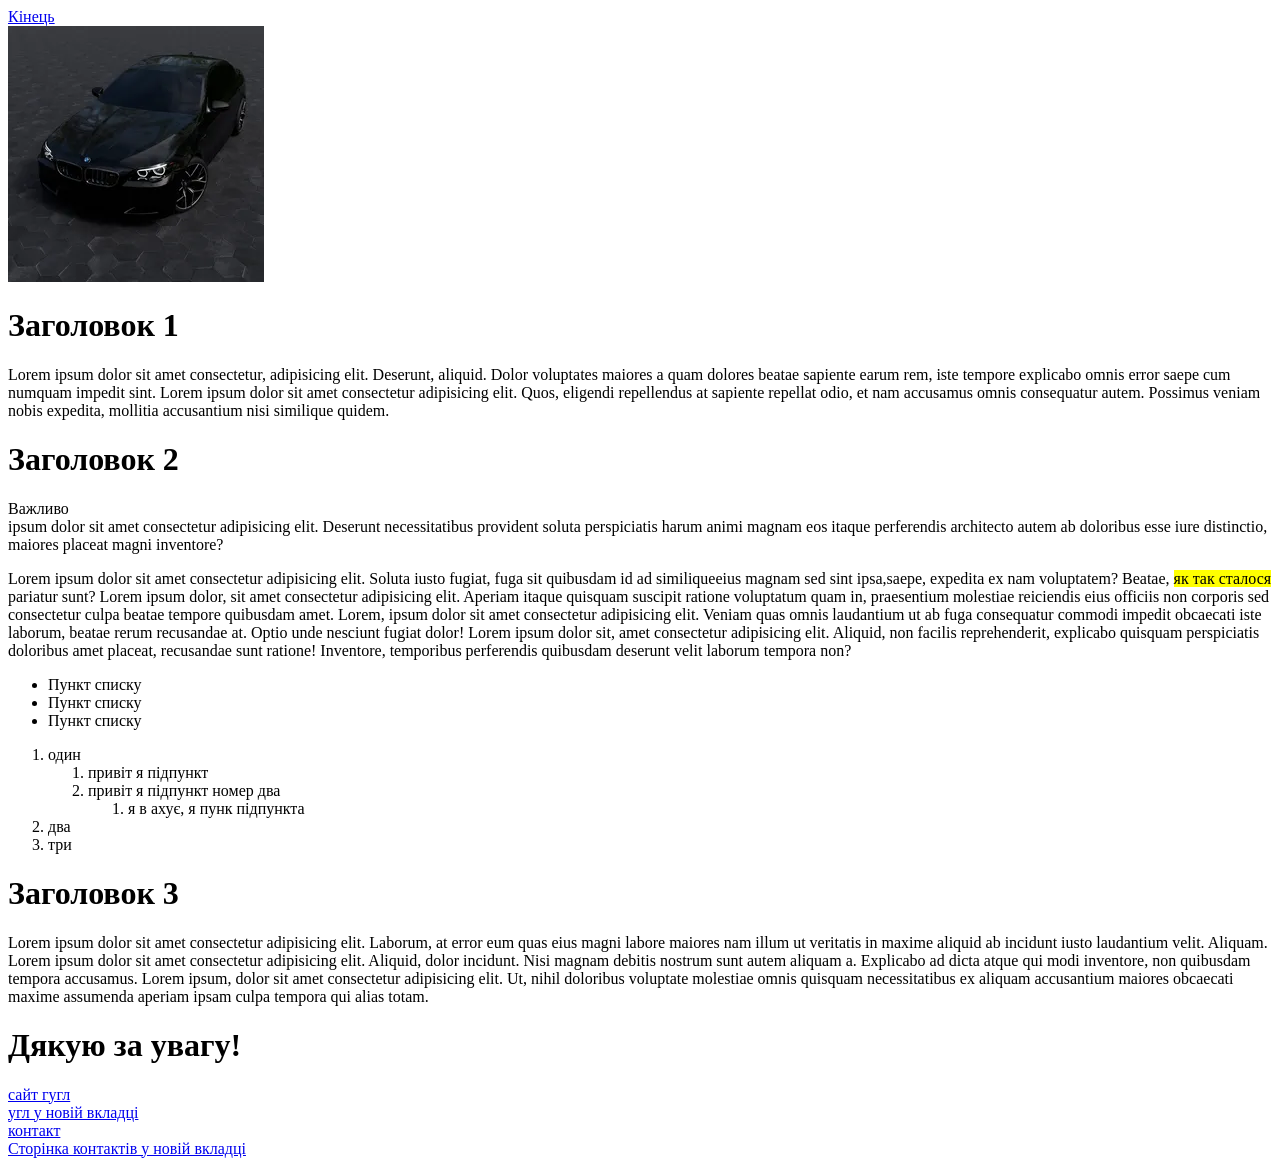
<file: lesson_02/index.html>
<!DOCTYPE html>
<html lang="en">

<head>
	<meta charset="UTF-8">
	<meta name="viewport" content="width=device-width, initial-scale=1.0">
	<title>Lesson 02</title>
</head>

<body>

<div>
	<a href="#selection-1">Кінець</a>
</div>
	<img src="img/m5.webp" alt="Картинка автомобіля">

	<h1>Заголовок 1</h1>

	<p>Lorem ipsum dolor sit amet consectetur, adipisicing elit. Deserunt, aliquid. Dolor voluptates maiores a quam dolores beatae sapiente earum rem, iste tempore explicabo omnis error saepe cum numquam impedit sint.
		Lorem ipsum dolor sit amet consectetur adipisicing elit. Quos, eligendi repellendus at sapiente repellat odio, et nam accusamus omnis consequatur autem. Possimus veniam nobis expedita, mollitia accusantium nisi similique quidem.
	</p>

	<h1>Заголовок 2</h1
		

	<p> Важливо <br>ipsum dolor sit amet consectetur adipisicing elit. Deserunt necessitatibus provident soluta perspiciatis
		harum animi magnam eos itaque perferendis architecto autem ab doloribus esse iure distinctio, maiores placeat
		magni inventore?</p>

	Lorem ipsum dolor <spam>sit amet</spam> consectetur adipisicing elit. Soluta iusto fugiat, fuga sit quibusdam id
		ad similiqueeius magnam sed sint ipsa,saepe, expedita ex nam voluptatem? Beatae, <mark>як так сталося</mark> pariatur sunt?

		Lorem ipsum dolor, sit amet consectetur adipisicing elit. Aperiam itaque quisquam suscipit ratione voluptatum quam in, praesentium molestiae reiciendis eius officiis non corporis sed consectetur culpa beatae tempore quibusdam amet.
		Lorem, ipsum dolor sit amet consectetur adipisicing elit. Veniam quas omnis laudantium ut ab fuga consequatur commodi impedit obcaecati iste laborum, beatae rerum recusandae at. Optio unde nesciunt fugiat dolor!
		Lorem ipsum dolor sit, amet consectetur adipisicing elit. Aliquid, non facilis reprehenderit, explicabo quisquam perspiciatis doloribus amet placeat, recusandae sunt ratione! Inventore, temporibus perferendis quibusdam deserunt velit laborum tempora non?

		
	<ul>
		<li>Пункт списку 
		</li>
		<li>Пункт списку</li>
		<li>Пункт списку</li>
	</ul>


<ol>
	<li>один</li>
	<ol>
		<li>привіт я підпункт</li>
		<li>привіт я підпункт номер два</li>
		<ol>
			<li>я в ахує, я пунк підпункта</li>
		</ol>
	</ol>
	<li>два</li>
	<li>три</li>
</ol>

<h1>Заголовок 3</h1>
Lorem ipsum dolor sit amet consectetur adipisicing elit. Laborum, at error eum quas eius magni labore maiores nam illum ut veritatis in maxime aliquid ab incidunt iusto laudantium velit. Aliquam.
Lorem ipsum dolor sit amet consectetur adipisicing elit. Aliquid, dolor incidunt. Nisi magnam debitis nostrum sunt autem aliquam a. Explicabo ad dicta atque qui modi inventore, non quibusdam tempora accusamus.
Lorem ipsum, dolor sit amet consectetur adipisicing elit. Ut, nihil doloribus voluptate molestiae omnis quisquam necessitatibus ex aliquam accusantium maiores obcaecati maxime assumenda aperiam ipsam culpa tempora qui alias totam.

	<div class="block"></div>
	<p class="text"></p>
	<div class="blok red"> </div>

<h1 id="selection-1">Дякую за увагу!</h1>
</body>

<footer>
<div><a href="https://www.google.com/?hl=pl">сайт гугл</a></div>
<div><a href="https://www.google.com/?hl=pl" target="_blank" rel="noopener noreferrer">угл у новій вкладці</a></div>
<div><a href="contakts.html">контакт</a></div>
<div><a href="contakts.html" target="_blank" rel="noopener noreferrer">Сторінка контактів у новій вкладці</a></div>
</footer>

</html>
</file>
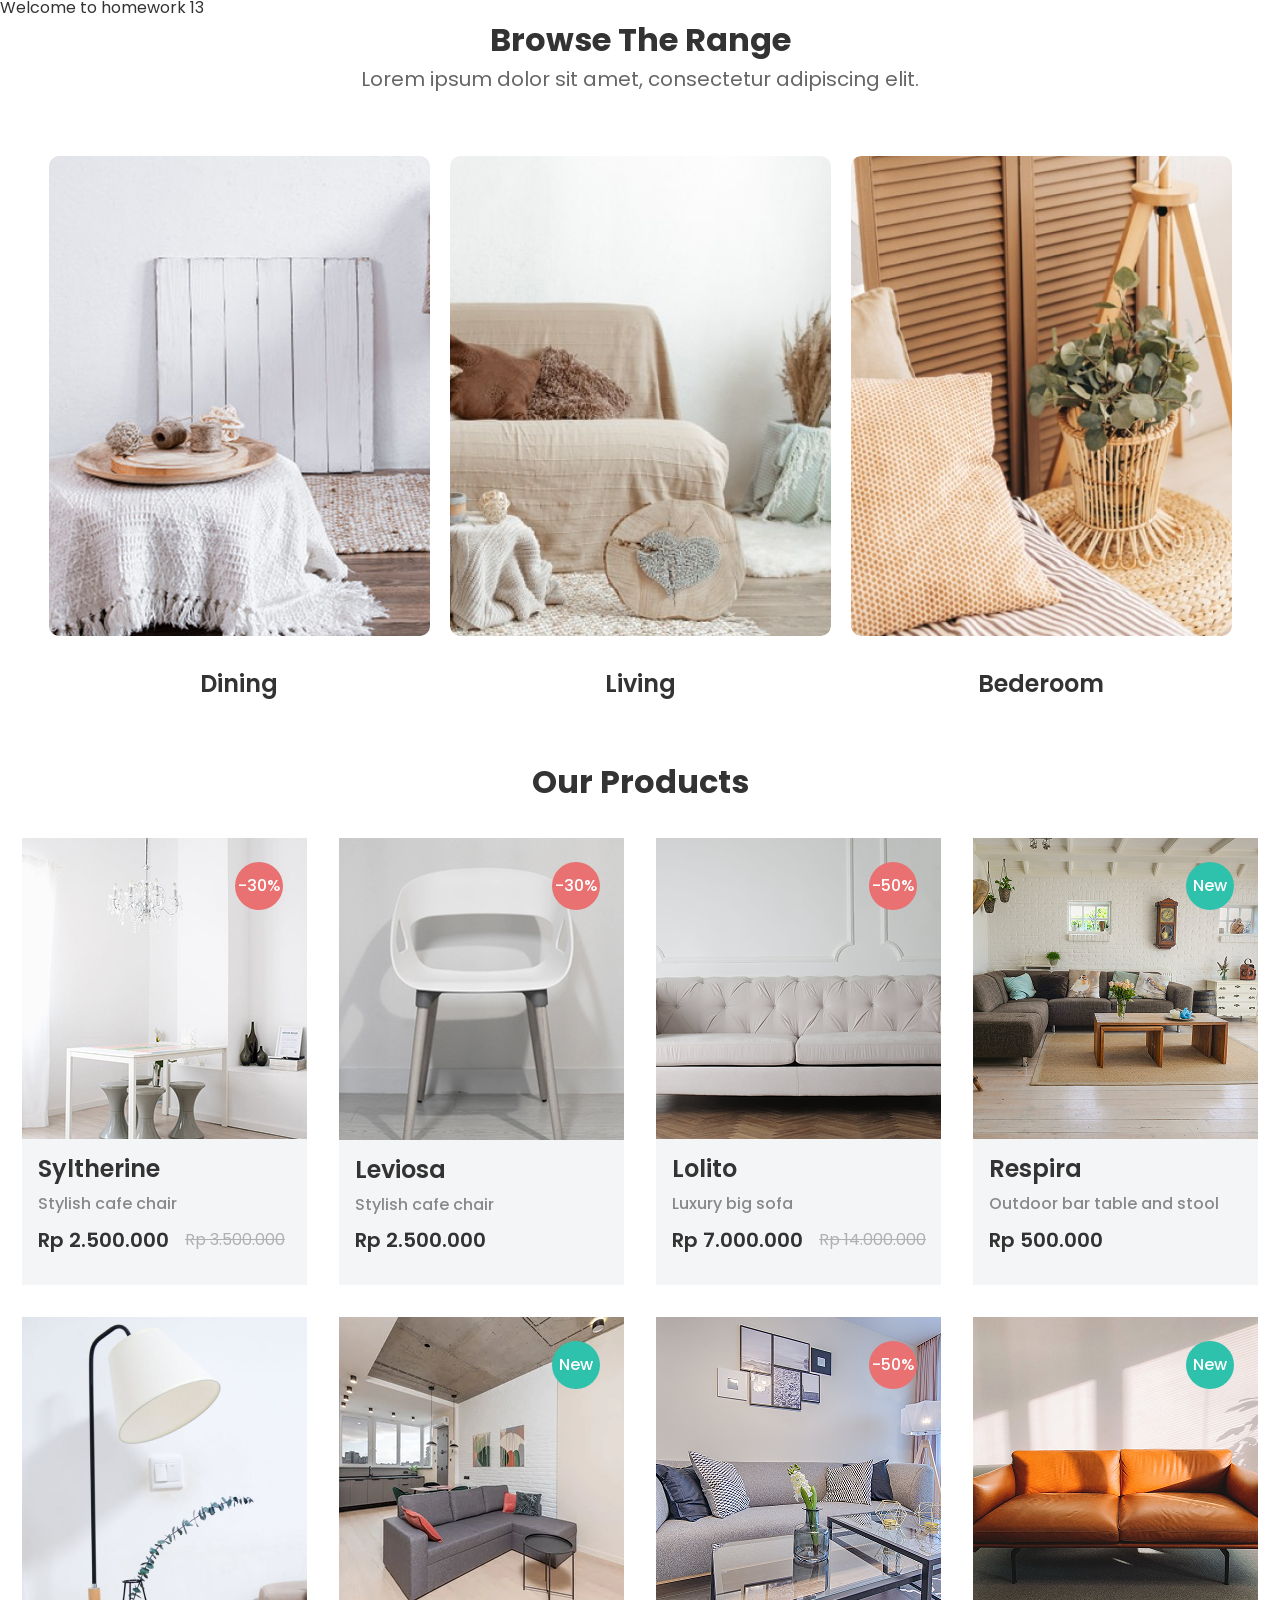
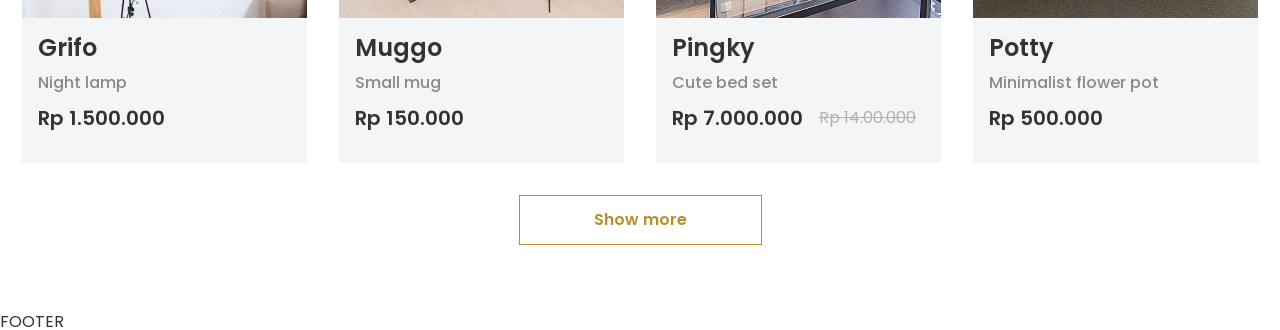
<file: lesson_13/index.html>
<!doctype html>
<html lang="uk">
  <head>
    <meta charset="UTF-8" />
    <meta name="viewport" content="width=device-width, initial-scale=1.0" />
    <link rel="stylesheet" href="css/fonts.css" />
    <link rel="stylesheet" href="css/reset.css" />
    <link rel="stylesheet" href="css/style.css" />
    <title>Lesson 13</title>
  </head>
  <body>
    <div class="wrapper">
      <header class="header">
        <h1>Welcome to homework 13</h1>
      </header>

      <main class="page">
        <div class="page__container">
          <div class="page__content box-1">
            <div class="box-1__header header-block">
              <div class="header-block__title">
                <h2>Browse The Range</h2>
              </div>

              <div class="header-block__subtitle">
                <h3>
                  Lorem ipsum dolor sit amet, consectetur adipiscing elit.
                </h3>
              </div>
            </div>

            <div class="box-1__content content-items">
              <div class="content-items__cart items-cart">
                <div class="items-cart__link-image">
                  <a href="#">
                    <img
                      src="img/image_box_1_1.jpg"
                      alt="image"
                      class="border-image"
                    />
                  </a>
                </div>

                <div class="items-cart__body">
                  <div class="items-cart__link-text">
                    <a href="#" class="items-cart__link-link">Dining</a>
                  </div>
                </div>
              </div>

              <div class="content-items__cart items-cart">
                <div class="items-cart__link-image">
                  <a href="#" class="items-cart__link-link">
                    <img
                      src="img/livingroom.jpg"
                      alt="image"
                      class="border-image"
                    />
                  </a>
                </div>

                <div class="items-cart__body">
                  <div class="items-cart__link-text">
                    <a href="#" class="items-cart__link-link">Living</a>
                  </div>
                </div>
              </div>

              <div class="content-items__cart items-cart">
                <div class="items-cart__link-image">
                  <a href="#">
                    <img
                      src="img/bedroom.jpg"
                      alt="image"
                      class="border-image"
                    />
                  </a>
                </div>

                <div class="items-cart__body">
                  <div class="items-cart__link-text">
                    <a href="#" class="items-cart__link-link">Bederoom </a>
                  </div>
                </div>
              </div>
            </div>
          </div>

          <div class="page__content box-2">
            <div class="box-2__header header-block">
              <div class="header-block__title">
                <h2>Our Products</h2>
              </div>
            </div>

            <div class="box-2__content content-subitems">
              <div class="content-subitems__cart subitems-cart">
                <div class="subitems-cart__active active">
                  <div class="active__items items-active">
                    <a href="#" class="items-active__bottom">Add to cart</a>

                    <ul class="items-active__actions actions">
                      <li class="actions__share share">
                        <a href="#" class="share__link">Share</a>
                      </li>
                      <li class="actions__compare compare">
                        <a href="#" class="compare__link">Compare</a>
                      </li>
                      <li class="actions__like like">
                        <a href="#" class="like__link">Like</a>
                      </li>
                    </ul>
                  </div>
                </div>

                <div class="subitems-cart__lable lable">
                  <ul class="lable__list list">
                    <li class="list__item">
                      <div class="list__labels labels">
                        <div class="labels__item labels__item--sale">-30%</div>
                        <div class="labels__item labels__item--last"></div>
                      </div>
                    </li>
                  </ul>
                </div>

                <a href="#" class="subitems-cart__link">
                  <img
                    src="img/box-2-1.jpg"
                    alt="image"
                    class="subitems-cart__image"
                  />
                </a>

                <div class="subitems-cart__info info-sub">
                  <div class="info-sub__title">
                    <h3>Syltherine</h3>
                  </div>

                  <div class="info-sub__text">
                    <p>Stylish cafe chair</p>
                  </div>

                  <div class="info-sub__prices">
                    Rp 2.500.000
                    <span> Rp 3.500.000</span>
                  </div>
                </div>
              </div>

              <div class="content-subitems__cart subitems-cart">
                <div class="subitems-cart__active active">
                  <div class="active__items items-active">
                    <a href="#" class="items-active__bottom">Add to cart</a>

                    <ul class="items-active__actions actions">
                      <li class="actions__share share">
                        <a href="#" class="share__link">Share</a>
                      </li>
                      <li class="actions__compare compare">
                        <a href="#" class="compare__link">Compare</a>
                      </li>
                      <li class="actions__like like">
                        <a href="#" class="like__link">Like</a>
                      </li>
                    </ul>
                  </div>
                </div>
                <div class="subitems-cart__lable lable">
                  <ul class="lable__list list">
                    <li class="list__item">
                      <div class="list__labels labels">
                        <div class="labels__item labels__item--sale">-30%</div>
                        <div class="labels__item labels__item--last"></div>
                      </div>
                    </li>
                  </ul>
                </div>

                <a href="#" class="subitems-cart__link">
                  <img
                    src="img/cart2.jpg"
                    alt="image"
                    class="subitems-cart__image"
                  />
                </a>

                <div class="subitems-cart__info info-sub">
                  <div class="info-sub__title">
                    <h3>Leviosa</h3>
                  </div>

                  <div class="info-sub__text">
                    <p>Stylish cafe chair</p>
                  </div>

                  <div class="info-sub__prices">
                    Rp 2.500.000
                    <span> </span>
                  </div>
                </div>
              </div>

              <div class="content-subitems__cart subitems-cart">
                <div class="subitems-cart__active active">
                  <div class="active__items items-active">
                    <a href="#" class="items-active__bottom">Add to cart</a>

                    <ul class="items-active__actions actions">
                      <li class="actions__share share">
                        <a href="#" class="share__link">Share</a>
                      </li>
                      <li class="actions__compare compare">
                        <a href="#" class="compare__link">Compare</a>
                      </li>
                      <li class="actions__like like">
                        <a href="#" class="like__link">Like</a>
                      </li>
                    </ul>
                  </div>
                </div>
                <div class="subitems-cart__lable lable">
                  <ul class="lable__list list">
                    <li class="list__item">
                      <div class="list__labels labels">
                        <div class="labels__item labels__item--sale">-50%</div>
                        <div class="labels__item labels__item--last"></div>
                      </div>
                    </li>
                  </ul>
                </div>

                <a href="#" class="subitems-cart__link">
                  <img
                    src="img/cart3.png"
                    alt="image"
                    class="subitems-cart__image"
                  />
                </a>

                <div class="subitems-cart__info info-sub">
                  <div class="info-sub__title">
                    <h3>Lolito</h3>
                  </div>

                  <div class="info-sub__text">
                    <p>Luxury big sofa</p>
                  </div>

                  <div class="info-sub__prices">
                    Rp 7.000.000
                    <span> Rp 14.000.000 </span>
                  </div>
                </div>
              </div>

              <div class="content-subitems__cart subitems-cart">
                <div class="subitems-cart__active active">
                  <div class="active__items items-active">
                    <a href="#" class="items-active__bottom">Add to cart</a>

                    <ul class="items-active__actions actions">
                      <li class="actions__share share">
                        <a href="#" class="share__link">Share</a>
                      </li>
                      <li class="actions__compare compare">
                        <a href="#" class="compare__link">Compare</a>
                      </li>
                      <li class="actions__like like">
                        <a href="#" class="like__link">Like</a>
                      </li>
                    </ul>
                  </div>
                </div>

                <div class="subitems-cart__lable lable">
                  <ul class="lable__list list">
                    <li class="list__item">
                      <div class="list__labels labels">
                        <div class="labels__item labels__item--new">New</div>
                        <div class="labels__item labels__item--last"></div>
                      </div>
                    </li>
                  </ul>
                </div>

                <a href="#" class="subitems-cart__link">
                  <img
                    src="img/cart4.png"
                    alt="image"
                    class="subitems-cart__image"
                  />
                </a>

                <div class="subitems-cart__info info-sub">
                  <div class="info-sub__title">
                    <h3>Respira</h3>
                  </div>

                  <div class="info-sub__text">
                    <p>Outdoor bar table and stool</p>
                  </div>

                  <div class="info-sub__prices">
                    Rp 500.000
                    <span></span>
                  </div>
                </div>
              </div>

              <div class="content-subitems__cart subitems-cart">
                <div class="subitems-cart__active active">
                  <div class="active__items items-active">
                    <a href="#" class="items-active__bottom">Add to cart</a>

                    <ul class="items-active__actions actions">
                      <li class="actions__share share">
                        <a href="#" class="share__link">Share</a>
                      </li>
                      <li class="actions__compare compare">
                        <a href="#" class="compare__link">Compare</a>
                      </li>
                      <li class="actions__like like">
                        <a href="#" class="like__link">Like</a>
                      </li>
                    </ul>
                  </div>
                </div>

                <div class="subitems-cart__lable lable">
                  <ul class="lable__list list">
                    <li class="list__item">
                      <div class="list__labels labels"></div>
                    </li>
                  </ul>
                </div>

                <a href="#" class="subitems-cart__link">
                  <img
                    src="img/cart5.png"
                    alt="image"
                    class="subitems-cart__image"
                  />
                </a>

                <div class="subitems-cart__info info-sub">
                  <div class="info-sub__title">
                    <h3>Grifo</h3>
                  </div>

                  <div class="info-sub__text">
                    <p>Night lamp</p>
                  </div>

                  <div class="info-sub__prices">
                    Rp 1.500.000
                    <span></span>
                  </div>
                </div>
              </div>

              <div class="content-subitems__cart subitems-cart">
                <div class="subitems-cart__active active">
                  <div class="active__items items-active">
                    <a href="#" class="items-active__bottom">Add to cart</a>

                    <ul class="items-active__actions actions">
                      <li class="actions__share share">
                        <a href="#" class="share__link">Share</a>
                      </li>
                      <li class="actions__compare compare">
                        <a href="#" class="compare__link">Compare</a>
                      </li>
                      <li class="actions__like like">
                        <a href="#" class="like__link">Like</a>
                      </li>
                    </ul>
                  </div>
                </div>
                <div class="subitems-cart__lable lable">
                  <ul class="lable__list list">
                    <li class="list__item">
                      <div class="list__labels labels">
                        <div class="labels__item labels__item--new">New</div>
                        <div class="labels__item labels__item--last"></div>
                      </div>
                    </li>
                  </ul>
                </div>

                <a href="#" class="subitems-cart__link">
                  <img
                    src="img/cart6.png"
                    alt="image"
                    class="subitems-cart__image"
                  />
                </a>

                <div class="subitems-cart__info info-sub">
                  <div class="info-sub__title">
                    <h3>Muggo</h3>
                  </div>

                  <div class="info-sub__text">
                    <p>Small mug</p>
                  </div>

                  <div class="info-sub__prices">
                    Rp 150.000
                    <span></span>
                  </div>
                </div>
              </div>

              <div class="content-subitems__cart subitems-cart">
                <div class="subitems-cart__active active">
                  <div class="active__items items-active">
                    <a href="#" class="items-active__bottom">Add to cart</a>

                    <ul class="items-active__actions actions">
                      <li class="actions__share share">
                        <a href="#" class="share__link">Share</a>
                      </li>
                      <li class="actions__compare compare">
                        <a href="#" class="compare__link">Compare</a>
                      </li>
                      <li class="actions__like like">
                        <a href="#" class="like__link">Like</a>
                      </li>
                    </ul>
                  </div>
                </div>

                <div class="subitems-cart__lable lable">
                  <ul class="lable__list list">
                    <li class="list__item">
                      <div class="list__labels labels">
                        <div class="labels__item labels__item--sale">-50%</div>
                        <div class="labels__item labels__item--last"></div>
                      </div>
                    </li>
                  </ul>
                </div>

                <a href="#" class="subitems-cart__link">
                  <img
                    src="img/cart7.png"
                    alt="image"
                    class="subitems-cart__image"
                  />
                </a>

                <div class="subitems-cart__info info-sub">
                  <div class="info-sub__title">
                    <h3>Pingky</h3>
                  </div>

                  <div class="info-sub__text">
                    <p>Cute bed set</p>
                  </div>

                  <div class="info-sub__prices">
                    Rp 7.000.000
                    <span>Rp 14.00.000</span>
                  </div>
                </div>
              </div>

              <div class="content-subitems__cart subitems-cart">
                <div class="subitems-cart__active active">
                  <div class="active__items items-active">
                    <a href="#" class="items-active__bottom">Add to cart</a>

                    <ul class="items-active__actions actions">
                      <li class="actions__share share">
                        <a href="#" class="share__link">Share</a>
                      </li>
                      <li class="actions__compare compare">
                        <a href="#" class="compare__link">Compare</a>
                      </li>
                      <li class="actions__like like">
                        <a href="#" class="like__link">Like</a>
                      </li>
                    </ul>
                  </div>
                </div>

                <div class="subitems-cart__lable lable">
                  <ul class="lable__list list">
                    <li class="list__item">
                      <div class="list__labels labels">
                        <div class="labels__item labels__item--new">New</div>
                        <div class="labels__item labels__item--last"></div>
                      </div>
                    </li>
                  </ul>
                </div>

                <a href="#" class="subitems-cart__link">
                  <img
                    src="img/cart8.png"
                    alt="image"
                    class="subitems-cart__image"
                  />
                </a>

                <div class="subitems-cart__info info-sub">
                  <div class="info-sub__title">
                    <h3>Potty</h3>
                  </div>

                  <div class="info-sub__text">
                    <p>Minimalist flower pot</p>
                  </div>

                  <div class="info-sub__prices">
                    Rp 500.000
                    <span></span>
                  </div>
                </div>
              </div>
            </div>
            <a href="#" class="btn">Show more</a>
          </div>
        </div>
      </main>

      <footer class="footer">FOOTER</footer>
    </div>
  </body>
</html>
</file>
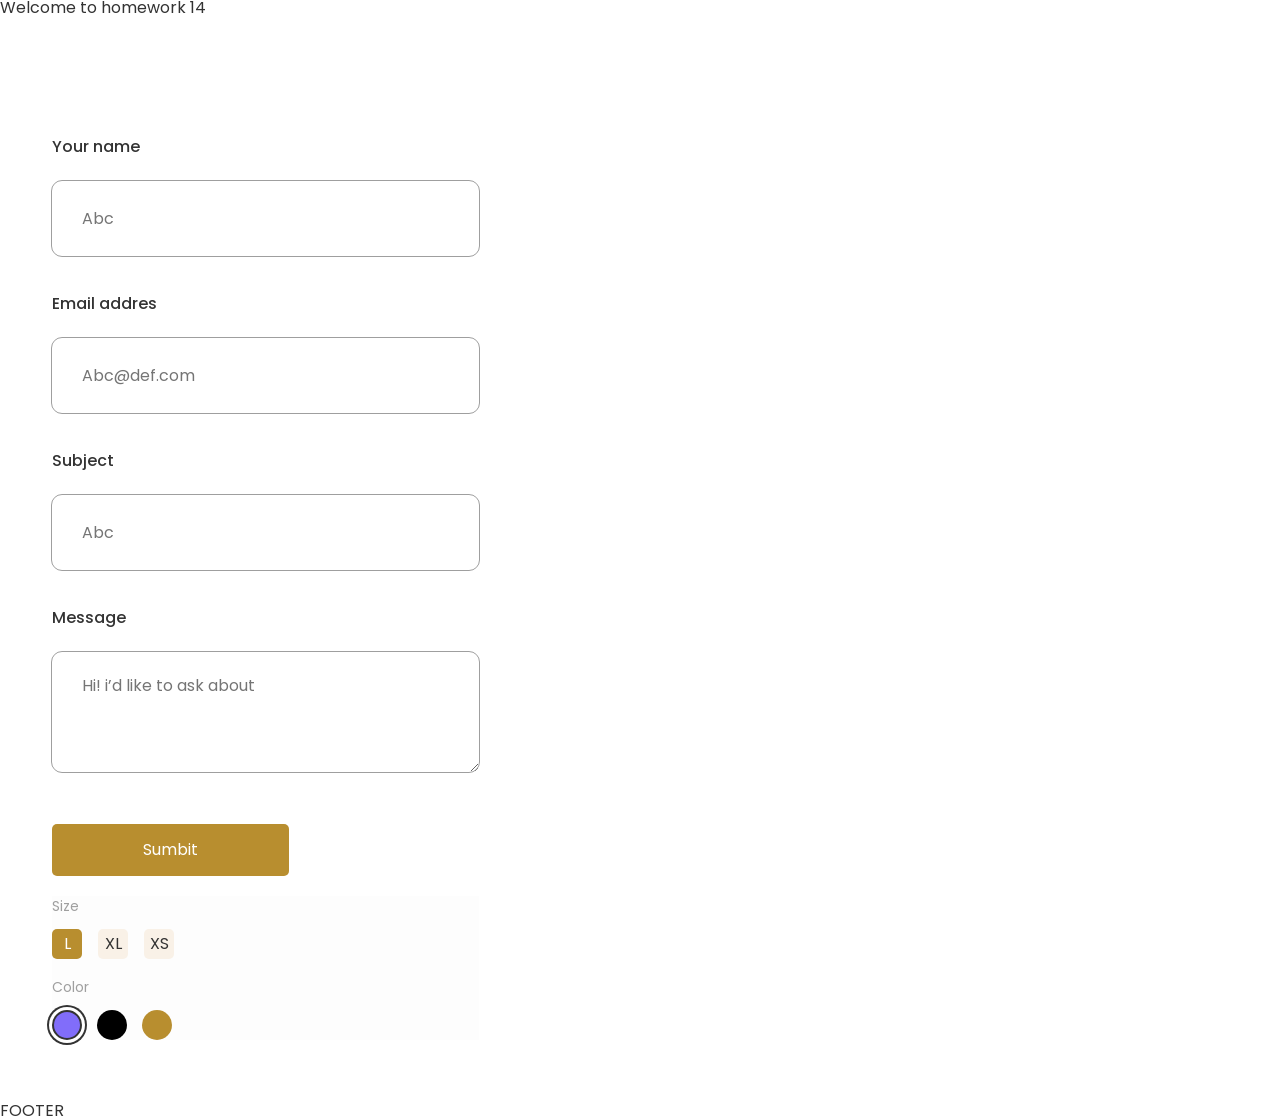
<file: lesson_14/index.html>
<!doctype html>
<html lang="uk">
  <head>
    <meta charset="UTF-8"/>
    <meta name="viewport" content="width=device-width, initial-scale=1.0"/>
    <link rel="stylesheet" href="css/fonts.css"/>
    <link rel="stylesheet" href="css/reset.css"/>
    <link rel="stylesheet" href="css/style.css"/>
    <title>Lesson 14</title>
  </head>
  <body>
    <div class="wrapper">
      <header class="header">
        <h1>Welcome to homework 14</h1>
      </header>

      <main class="page">
        <div class="page__container">

<div class="page__blank blank">

<form class="blank__form form" enctype="multipart/form-data" action="#" method="get">

<div class="form__fname fname">
	<label class="fname__label" for="name">Your name</label>
	<input class="fname__input" type="text" id="name" autocomplete="off" placeholder="Abc" name="name[]" required>
</div>


<div class="form__femail femail">
	<label class="femail__label" for="email">Email addres</label>
	<input class="femail__input" id="email" pattern="[a-z0-9._%+-]+@[a-z0-9.-]+\.[a-z]{2,}$" autocomplete="off" placeholder="Abc@def.com" name="mail" type="email" required>
</div>


<div class="form__fsubject fsubject">
	<label class="fsubject__label" for="fsubject">Subject</label>
	<input class="fsubject__input" type="text" id="fsubject" autocomplete="off" placeholder="Abc">
</div>


<div class="form__fmessage fmessage">
	<label class="fmessage__label" for="fmessage">Message</label>
	<textarea class="fmessage__input" name="Message" id="fmessage" placeholder="Hi! i’d like to ask about"></textarea>
</div>

<button class="form__btn">Sumbit</button>

</form>


<div class="blank__elemnts elements">


<h2>Size</h2>

	<div class="elements__checkbox checkbox">

	<div class="checkbox__item">
	<input class="checkbox__chinput" type="radio" id="size-l" name="size" value="L" checked>
	<label class="checkbox__chlabel" for="size-l">L</label>
</div>

<div class="checkbox__item">
	<input class="checkbox__chinput" type="radio" id="size-xl" name="size" value="XL">
	<label class="checkbox__chlabel" for="size-xl">XL</label>
</div>

<div class="checkbox__item">
	<input class="checkbox__chinput" type="radio" id="size-xs" name="size" value="XS">
	<label class="checkbox__chlabel" for="size-xs">XS</label>
</div>


	</div>

<h2>Color</h2>

	<div class="elements__radio-btn radio-btn">

		<div class="radio-btn__item">
			<input class="radio-btn__rinput" type="radio" id="purple" name="color" value="purple" checked>
			<label class="radio-btn__rlabel" for="purple"></label>
		</div>

		<div class="radio-btn__item">
			<input class="radio-btn__rinput" type="radio" id="black" name="color" value="black">
			<label class="radio-btn__rlabel" for="black"></label>
		</div>

		<div class="radio-btn__item">
			<input class="radio-btn__rinput" type="radio" id="gold" name="color" value="gold">
			<label class="radio-btn__rlabel" for="gold"></label>
		</div>

	</div>
	

</div>

</div>
</div>


      </main>

      <footer class="footer">FOOTER</footer>
    </div>
  </body>
</html>
</file>
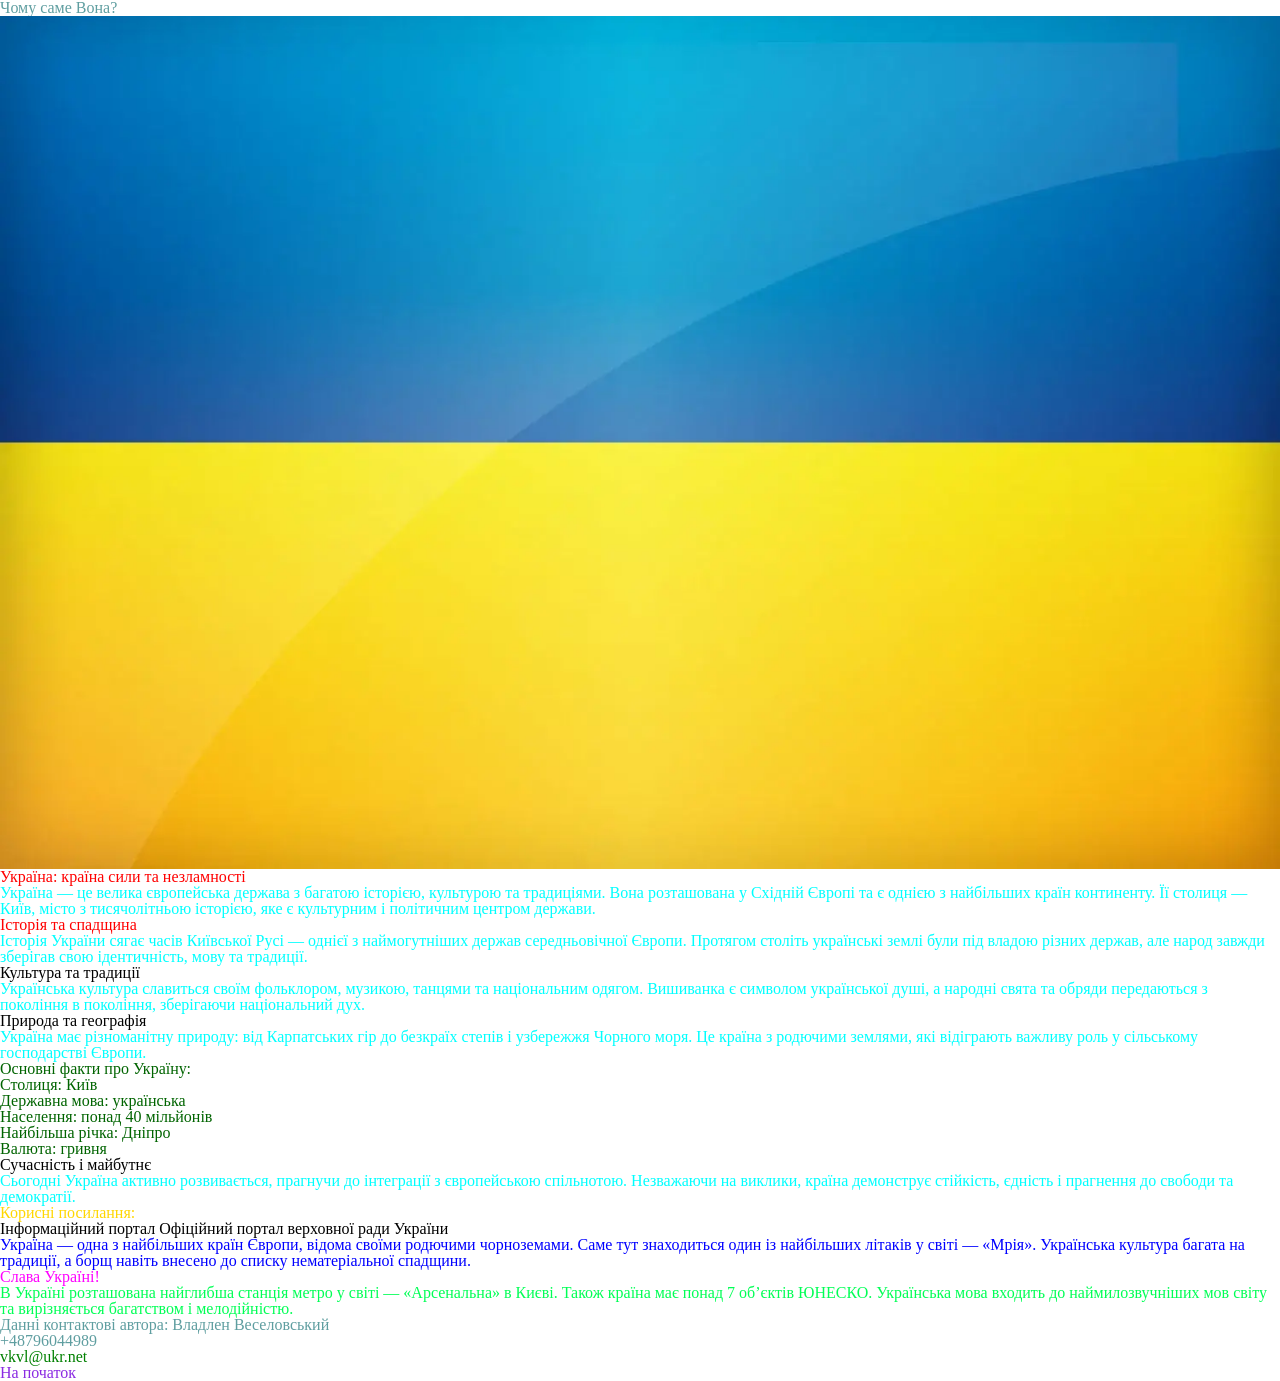
<file: lesson_3/index.html>
<!doctype html>
<html lang="uk">
  <head>
    <meta charset="UTF-8" />
    <meta name="viewport" content="width=device-width, initial-scale=1.0" />
    <link rel="stylesheet" href="css/reset.css" />
    <link rel="stylesheet" href="css/style.css" />

    <title>Lesson 3</title>
  </head>
  <header>
    <h1 id="first-h2" class="some">Чому саме Вона?</h1>
    <img src="img/flag_Ukraine.png" alt="Прапор України" />
  </header>
  <main>
    <div class="intro">
      <h2 class="headline">Україна: країна сили та незламності</h2>
      <p>
        Україна — це велика європейська держава з багатою історією, культурою та
        традиціями. Вона розташована у Східній Європі та є однією з найбільших
        країн континенту. Її столиця — Київ, місто з тисячолітньою історією, яке
        є культурним і політичним центром держави.
      </p>
    </div>
    <div class="history">
      <h2>Історія та спадщина</h2>
      <p>
        Історія України сягає часів Київської Русі — однієї з наймогутніших
        держав середньовічної Європи. Протягом століть українські землі були під
        владою різних держав, але народ завжди зберігав свою ідентичність, мову
        та традиції.
      </p>
    </div>
    <div class="culture">
      <h2>Культура та традиції</h2>
      <p>
        Українська культура славиться своїм фольклором, музикою, танцями та
        національним одягом. Вишиванка є символом української душі, а народні
        свята та обряди передаються з покоління в покоління, зберігаючи
        національний дух.
      </p>
    </div>
    <div class="nature">
      <h2 class="headline">Природа та географія</h2>
      <p>
        Україна має різноманітну природу: від Карпатських гір до безкраїх степів
        і узбережжя Чорного моря. Це країна з родючими землями, які відіграють
        важливу роль у сільському господарстві Європи.
      </p>
    </div>
    <div class="facts">
      <h2 class="headline">Основні факти про Україну:</h2>
      <ul>
        <li>Столиця: Київ</li>
        <li>Державна мова: українська</li>
        <li>Населення: понад 40 мільйонів</li>
        <li>Найбільша річка: Дніпро</li>
        <li>Валюта: гривня</li>
      </ul>
    </div>
    <div class="future">
      <h2 class="headline" >Сучасність і майбутнє</h2>
      <p>
        Сьогодні Україна активно розвивається, прагнучи до інтеграції з
        європейською спільнотою. Незважаючи на виклики, країна демонструє
        стійкість, єдність і прагнення до свободи та демократії.
      </p>
    </div>
    <h3 id="some-id">Корисні посилання:</h3>
    <div>
      <a href="https://kyiv.tsn.ua/" target="_blank">Інформаційний портал</a>
      <a href="https://www.rada.gov.ua/" target="_blank"
        >Офіційний портал верховної ради України</a>
    </div>
    <div class="article">
      <div>
      <p>
        Україна — одна з найбільших країн Європи, відома своїми родючими чорноземами. Саме тут знаходиться один із найбільших літаків у світі — «Мрія». Українська культура багата на традиції, а борщ навіть внесено до списку нематеріальної спадщини.
      </p>
      <ul>
        <li class="plus-inform">Слава Україні!</li>
      </ul>
    </div>
    </div>
      <p>
        В Україні розташована найглибша станція метро у світі — «Арсенальна» в Києві. Також країна має понад 7 об’єктів ЮНЕСКО. Українська мова входить до наймилозвучніших мов світу та вирізняється багатством і мелодійністю.
      </p>
  </main>
  <footer>
    <div>
      <p class="some">
        Данні контактові автора: Владлен Веселовський <br />
        <a href="tel:+487960449898">+48796044989</a> <br />
        <a title="почта" href="mailto:vkvl@ukr.net">vkvl@ukr.net</a>
      </p>
    </div>
    <div>
      <a class="some navi" href="#first-h2">На початок</a>
    </div>
  </footer>
</html>
</file>
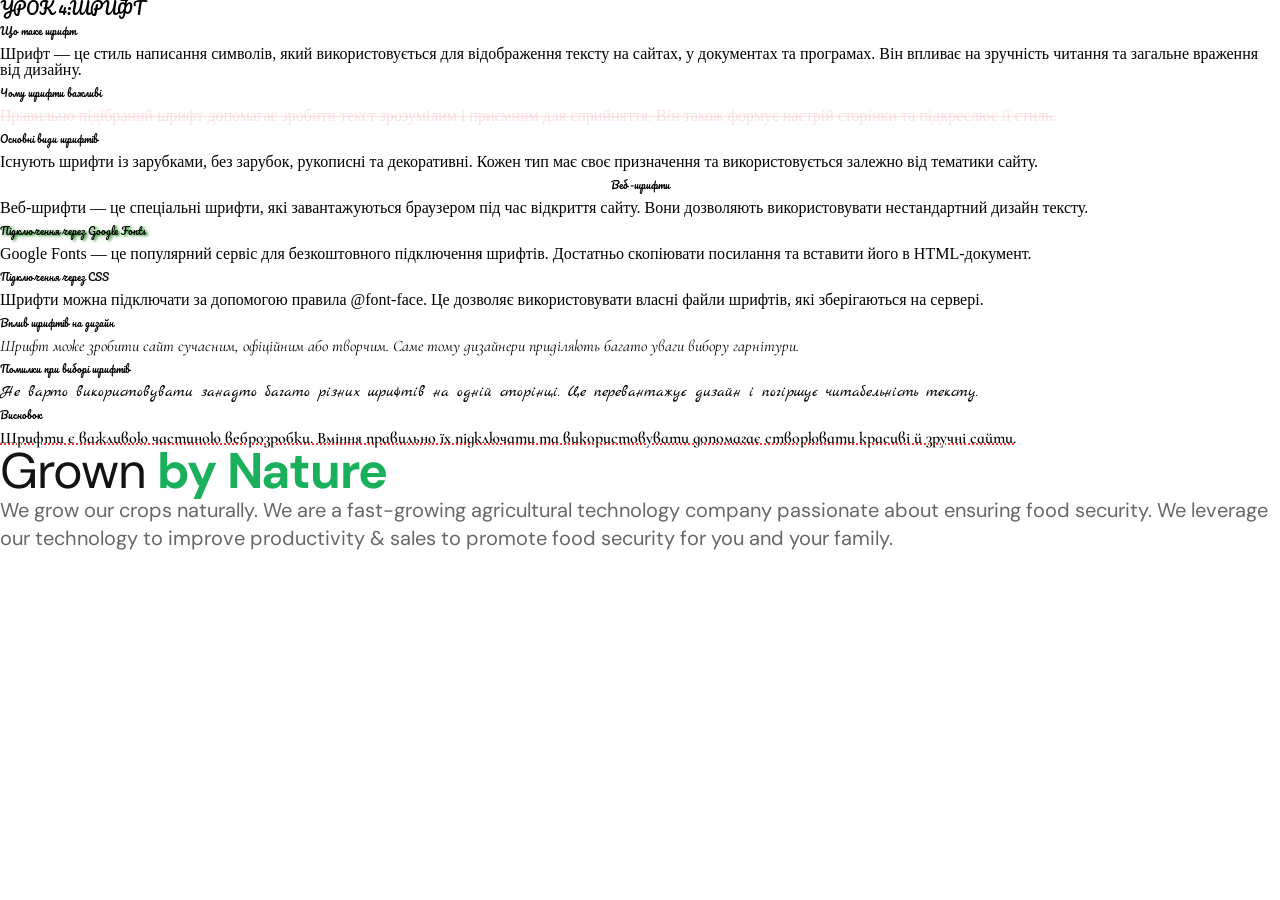
<file: lesson_4/index.html>
<!doctype html>
<html lang="uk">

<head>
	<meta charset="UTF-8" />
	<meta name="viewport" content="width=device-width, initial-scale=1.0" />
	<link rel="stylesheet" href="css/fonts.css">
	<link rel="stylesheet" href="css/reset.css" />
	<link rel="stylesheet" href="css/style.css" />

	<title>Lesson 4</title>
</head>

<body>
	<header>
		<h1>Урок 4:Шрифт</h1>
	</header>
	<main>
		<h2>Що таке шрифт</h2>
		<p class="text0">Шрифт — це стиль написання символів, який використовується для відображення тексту на сайтах, у
			документах та програмах.
			Він впливає на зручність читання та загальне враження від дизайну.</p>
		<h2>Чому шрифти важливі</h2>
		<p class="text1">Правильно підібраний шрифт допомагає зробити текст зрозумілим і приємним для сприйняття. Він
			також формує настрій
			сторінки та підкреслює її стиль.</p>
		<h2>Основні види шрифтів</h2>
		<p class="text2">Існують шрифти із зарубками, без зарубок, рукописні та декоративні. Кожен тип має своє
			призначення та використовується
			залежно від тематики сайту.</p>
		<h2 class="movment">Веб-шрифти</h2>
		<p class="text3">Веб-шрифти — це спеціальні шрифти, які завантажуються браузером під час відкриття сайту. Вони
			дозволяють використовувати
			нестандартний дизайн тексту.</p>
		<h2 class="shadow">Підключення через Google Fonts</h2>
		<p class="text4">Google Fonts — це популярний сервіс для безкоштовного підключення шрифтів. Достатньо скопіювати
			посилання та вставити
			його в HTML-документ.</p>
		<h2>Підключення через CSS</h2>
		<p class="text5">Шрифти можна підключати за допомогою правила @font-face. Це дозволяє використовувати власні файли шрифтів, які
		зберігаються на сервері.</p>
		<h2>Вплив шрифтів на дизайн</h2>
		<p class=" text6">Шрифт може зробити сайт сучасним, офіційним або творчим. Саме тому дизайнери приділяють багато
			уваги вибору гарнітури.</p>
		<h2>Помилки при виборі шрифтів</h2>
		<p class="text7">Не варто використовувати занадто багато різних шрифтів на одній сторінці. Це перевантажує дизайн
			і погіршує читабельність тексту.</p>
		<h2 class="regular">Висновок</h2>
		<p class="text8">Шрифти є важливою частиною веброзробки. Вміння правильно їх підключати та використовувати
			допомагає створювати красиві й
			зручні сайти.</p>
	</main>
	<footer>
		<h3>Grown <span>by Nature</span></h3>
		<p class="tz1">We grow our crops naturally. We are a fast-growing agricultural technology company passionate about ensuring food
		security. We leverage our technology to improve productivity & sales to promote food security for you and your family.</p>
	</footer>
</body>

</html>
</file>
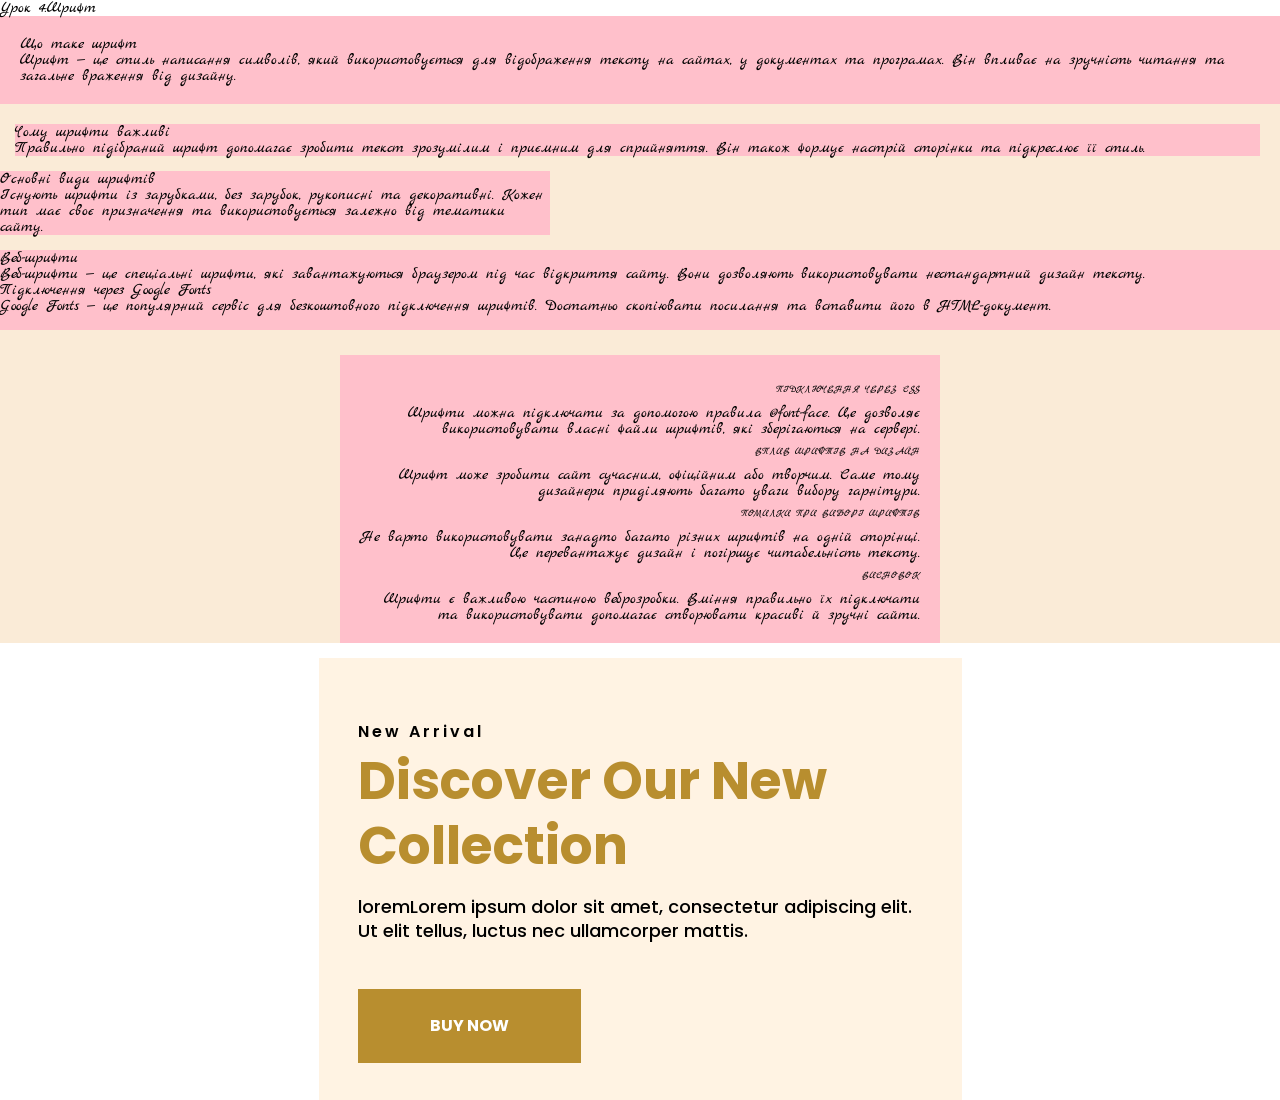
<file: lesson_5/index.html>
<!doctype html>
<html lang="uk">

<head>
	<meta charset="UTF-8" />
	<meta name="viewport" content="width=device-width, initial-scale=1.0" />
	<link rel="stylesheet" href="css/fonts.css">
	<link rel="stylesheet" href="css/reset.css" />
	<link rel="stylesheet" href="css/style.css" />

	<title>Lesson 4</title>
</head>

<body>
	<header>
		<h1>Урок 4:Шрифт</h1>
	</header>
	<main>
		<div class="testpadding">
			<h2>Що таке шрифт</h2>
			<p class="text0">Шрифт — це стиль написання символів, який використовується для відображення тексту на сайтах,
				у
				документах та програмах.
				Він впливає на зручність читання та загальне враження від дизайну.</p>
		</div>
		<div class="testmargin">
			<h2>Чому шрифти важливі</h2>
			<p class="text1">Правильно підібраний шрифт допомагає зробити текст зрозумілим і приємним для сприйняття. Він
				також формує настрій
				сторінки та підкреслює її стиль.</p>
		</div>
		<div class="testwidth">
			<h2>Основні види шрифтів</h2>
			<p class="text2">Існують шрифти із зарубками, без зарубок, рукописні та декоративні. Кожен тип має своє
				призначення та використовується
				залежно від тематики сайту.</p>
		</div>
		<div class="height">
			<h2>Веб-шрифти</h2>
			<p class="text3">Веб-шрифти — це спеціальні шрифти, які завантажуються браузером під час відкриття сайту. Вони
				дозволяють використовувати
				нестандартний дизайн тексту.</p>
			<h2>Підключення через Google Fonts</h2>
			<p class="text4">Google Fonts — це популярний сервіс для безкоштовного підключення шрифтів. Достатньо
				скопіювати
				посилання та вставити
				його в HTML-документ.</p>
		</div>
		<div class="anothercss0">
			<div class="content">
				<div class="drakula">
					<h3>Підключення через CSS</h3>
				</div>
				<p class="t3">Шрифти можна підключати за допомогою правила @font-face. Це дозволяє використовувати власні
					файли шрифтів, які
					зберігаються на сервері.</p>
				<h3>Вплив шрифтів на дизайн</h3>
				<p class=" t3">Шрифт може зробити сайт сучасним, офіційним або творчим. Саме тому дизайнери приділяють
					багато
					уваги вибору гарнітури.</p>
				<h3>Помилки при виборі шрифтів</h3>
				<p class="t3">Не варто використовувати занадто багато різних шрифтів на одній сторінці. Це перевантажує
					дизайн
					і погіршує читабельність тексту.</p>
				<h3>Висновок</h3>
				<p class="t3">Шрифти є важливою частиною веброзробки. Вміння правильно їх підключати та використовувати
					допомагає створювати красиві й
					зручні сайти.</p>
			</div>
		</div>
	</main>
	<footer>
		<div class="furniro">
			<div class="furniro-irner">
				<div class="furniro-lable">New Arrival</div>
				<div class="furniro-title">
					<h2>Discover Our New Collection</h2>
				</div>
				<div class="furniro-text">
					<p>loremLorem ipsum dolor sit amet, consectetur adipiscing elit. Ut elit tellus, luctus nec ullamcorper
						mattis.</p>
				</div>
				<a class="btn" href="#">BUY NOW</a>
			</div>
		</div>
	</footer>
</body>

</html>
</file>
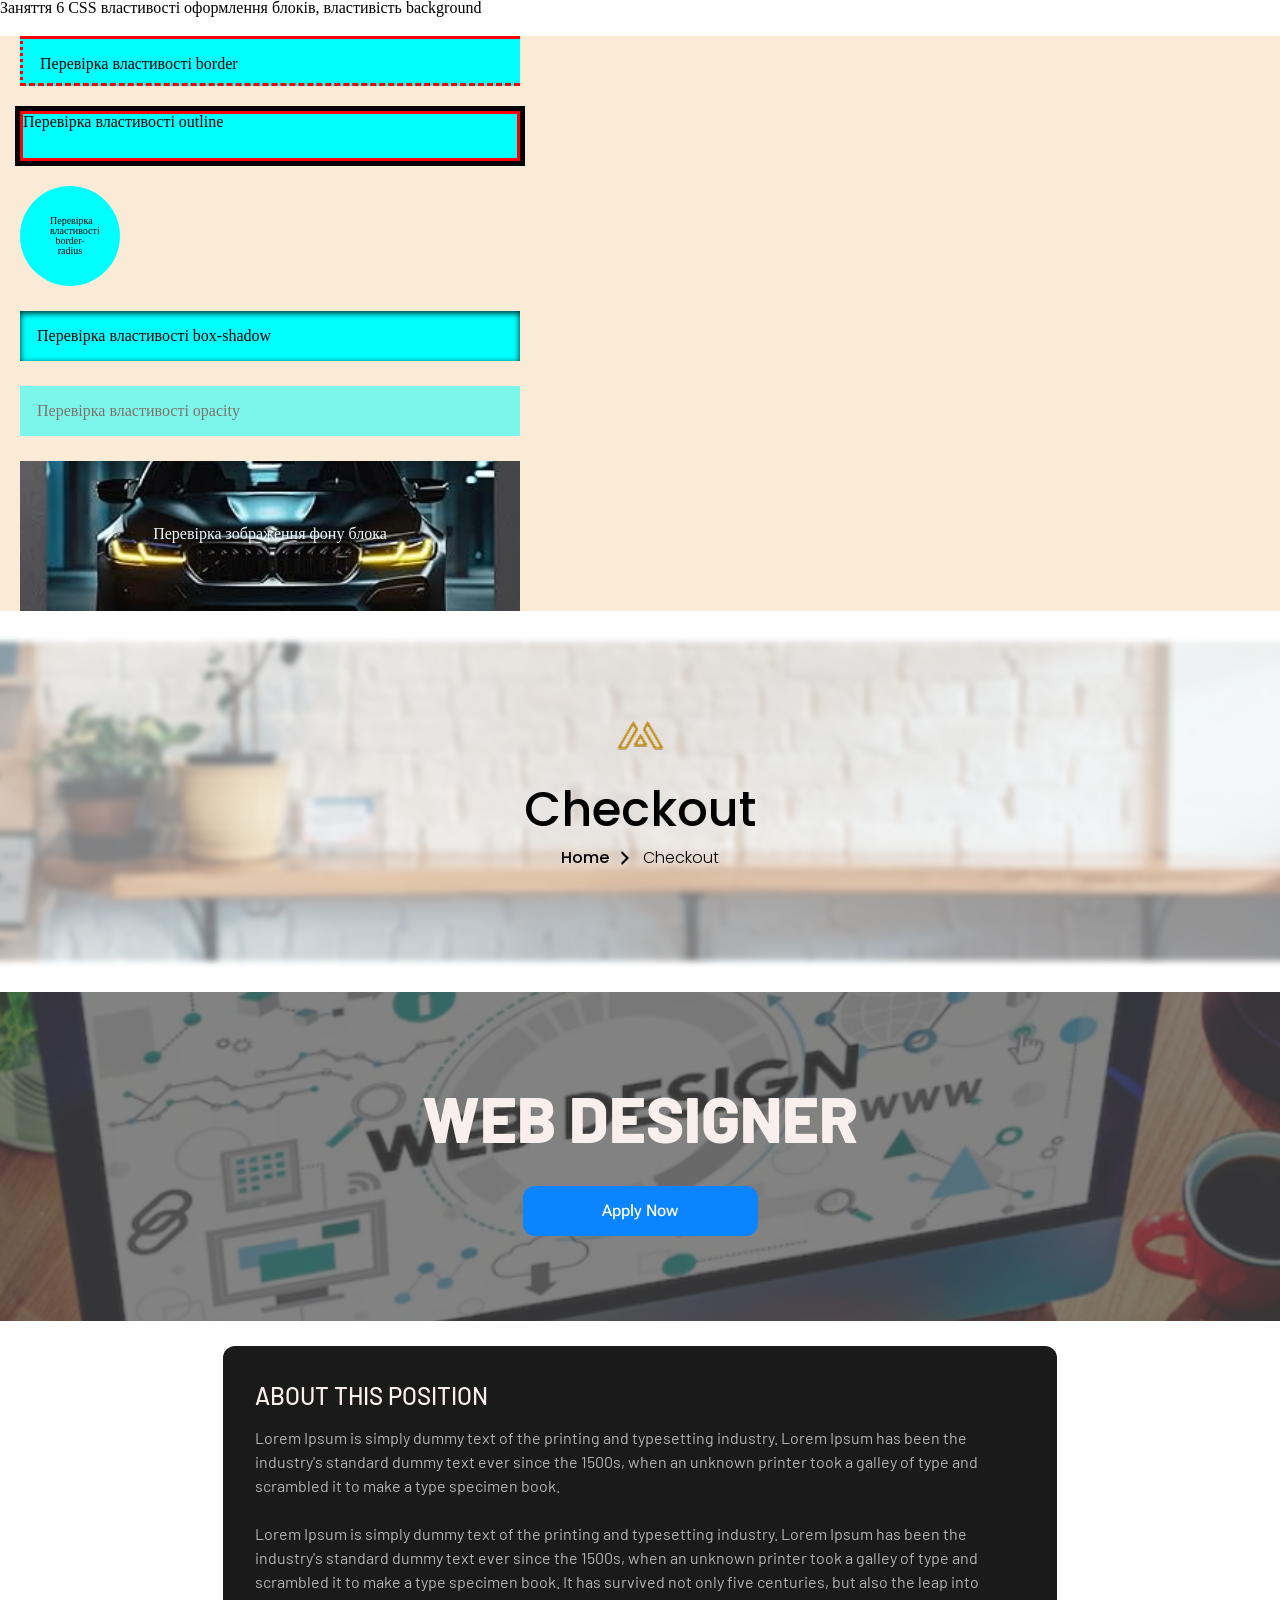
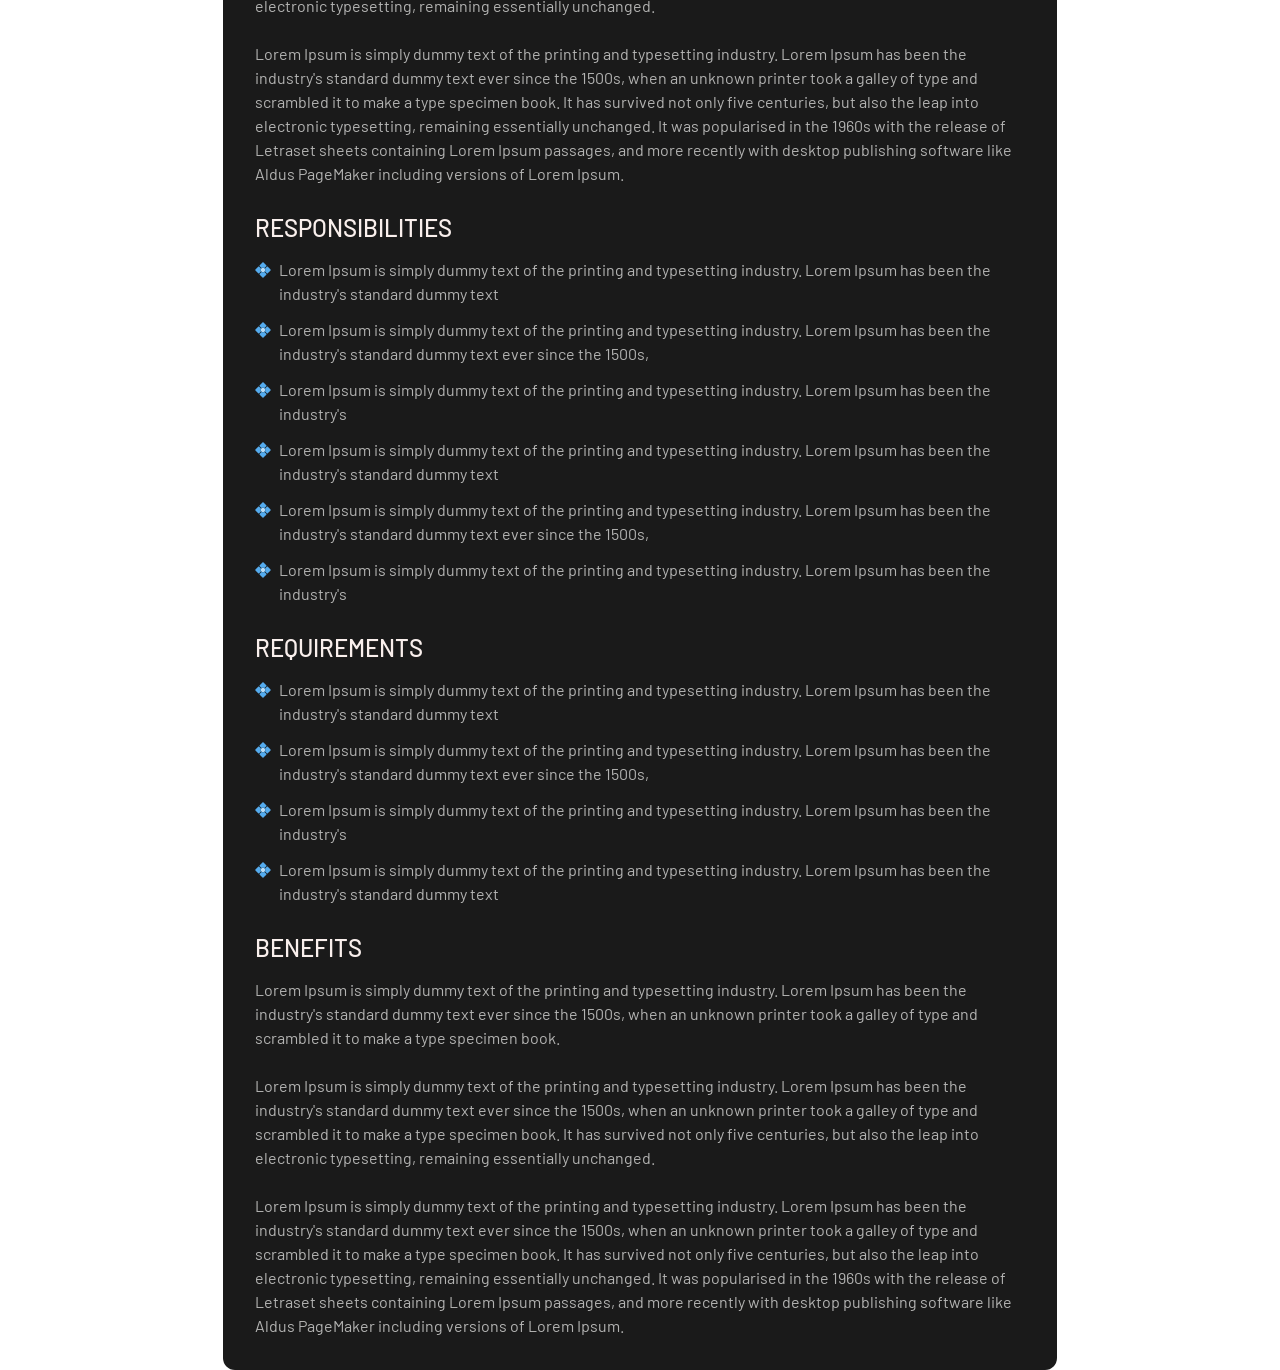
<file: lesson_6/index.html>
<!doctype html>
<html lang="ua">
  <head>
    <meta charset="UTF-8" />
    <meta name="viewport" content="width=device-width, initial-scale=1.0" />
    <link rel="stylesheet" href="css/fonts.css" />
    <link rel="stylesheet" href="css/reset.css" />
    <link rel="stylesheet" href="css/style.css" />

    <title>Lesson 6</title>
  </head>

  <body>
    <header>
      <h1>
        Заняття 6 CSS властивості оформлення блоків, властивість background
      </h1>
    </header>
    <main>
      <div class="tborder">
        <p>Перевірка властивості border</p>
      </div>
      <div class="toutline">
        <p>Перевірка властивості outline</p>
      </div>
      <div class="br">
        <p>Перевірка властивості border-radius</p>
      </div>
      <div class="sh">
        <p>Перевірка властивості box-shadow</p>
      </div>
      <div class="opacity">
        <p>Перевірка властивості opacity</p>
      </div>
      <div class="imgbox">
        <p>Перевірка зображення фону блока</p>
      </div>
    </main>
    <footer>
      <div class="furniro">
        <div class="borderbox">
          <div class="logo">
            <img src="img/logo.png" alt="Логотип" />
          </div>
          <div class="title"><h2>Checkout</h2></div>
          <div>
            <ul class="breadcrumbs">
              <li class="breadcrumbs-item">
                <a href="#" class="breadcrumbs-link">Home</a>
              </li>
              <li class="breadcrumbs-item">Checkout</li>
            </ul>
          </div>
        </div>
      </div>

      <div class="catalyst">
        <div class="contentbox">
          <div class="catatitile">
            <h2>Web Designer</h2>
          </div>
          <div class="btn">
            <a href="#">Apply Now</a>
          </div>
        </div>
      </div>

      	<div class="article">
					<h3>About this position</h3>
					<p>Lorem Ipsum is simply dummy text of the printing and typesetting industry. Lorem Ipsum has been the industry's standard dummy text ever since the 1500s, when an unknown printer took a galley of type and scrambled it to make a type specimen book.</p>
					<p>Lorem Ipsum is simply dummy text of the printing and typesetting industry. Lorem Ipsum has been the industry's standard dummy text ever since the 1500s, when an unknown printer took a galley of type and scrambled it to make a type specimen book. It has survived not only five centuries, but also the leap into electronic typesetting, remaining essentially unchanged.</p>
					<p>Lorem Ipsum is simply dummy text of the printing and typesetting industry. Lorem Ipsum has been the industry's standard dummy text ever since the 1500s, when an unknown printer took a galley of type and scrambled it to make a type specimen book. It has survived not only five centuries, but also the leap into electronic typesetting, remaining essentially unchanged. It was popularised in the 1960s with the release of Letraset sheets containing Lorem Ipsum passages, and more recently with desktop publishing software like Aldus PageMaker including versions of Lorem Ipsum.</p>
					<h3>Responsibilities</h3>
					<ul>
						<li>Lorem Ipsum is simply dummy text of the printing and typesetting industry. Lorem Ipsum has been the industry's standard dummy text</li>
						<li>Lorem Ipsum is simply dummy text of the printing and typesetting industry. Lorem Ipsum has been the industry's standard dummy text ever since the 1500s,</li>
						<li>Lorem Ipsum is simply dummy text of the printing and typesetting industry. Lorem Ipsum has been the industry's</li>
						<li>Lorem Ipsum is simply dummy text of the printing and typesetting industry. Lorem Ipsum has been the industry's standard dummy text</li>
						<li>Lorem Ipsum is simply dummy text of the printing and typesetting industry. Lorem Ipsum has been the industry's standard dummy text ever since the 1500s,</li>
						<li>Lorem Ipsum is simply dummy text of the printing and typesetting industry. Lorem Ipsum has been the industry's</li>
					</ul>
					<h3>Requirements</h3>
					<ul>
						<li>Lorem Ipsum is simply dummy text of the printing and typesetting industry. Lorem Ipsum has been the industry's standard dummy text</li>
						<li>Lorem Ipsum is simply dummy text of the printing and typesetting industry. Lorem Ipsum has been the industry's standard dummy text ever since the 1500s,</li>
						<li>Lorem Ipsum is simply dummy text of the printing and typesetting industry. Lorem Ipsum has been the industry's</li>
						<li>Lorem Ipsum is simply dummy text of the printing and typesetting industry. Lorem Ipsum has been the industry's standard dummy text</li>
					</ul>
					<h3>Benefits</h3>
					<p>Lorem Ipsum is simply dummy text of the printing and typesetting industry. Lorem Ipsum has been the industry's standard dummy text ever since the 1500s, when an unknown printer took a galley of type and scrambled it to make a type specimen book.</p>
					<p>Lorem Ipsum is simply dummy text of the printing and typesetting industry. Lorem Ipsum has been the industry's standard dummy text ever since the 1500s, when an unknown printer took a galley of type and scrambled it to make a type specimen book. It has survived not only five centuries, but also the leap into electronic typesetting, remaining essentially unchanged.</p>
					<p>Lorem Ipsum is simply dummy text of the printing and typesetting industry. Lorem Ipsum has been the industry's standard dummy text ever since the 1500s, when an unknown printer took a galley of type and scrambled it to make a type specimen book. It has survived not only five centuries, but also the leap into electronic typesetting, remaining essentially unchanged. It was popularised in the 1960s with the release of Letraset sheets containing Lorem Ipsum passages, and more recently with desktop publishing software like Aldus PageMaker including versions of Lorem Ipsum.</p>
				</div>
			</div>
    </footer>
  </body>
</html>
</file>
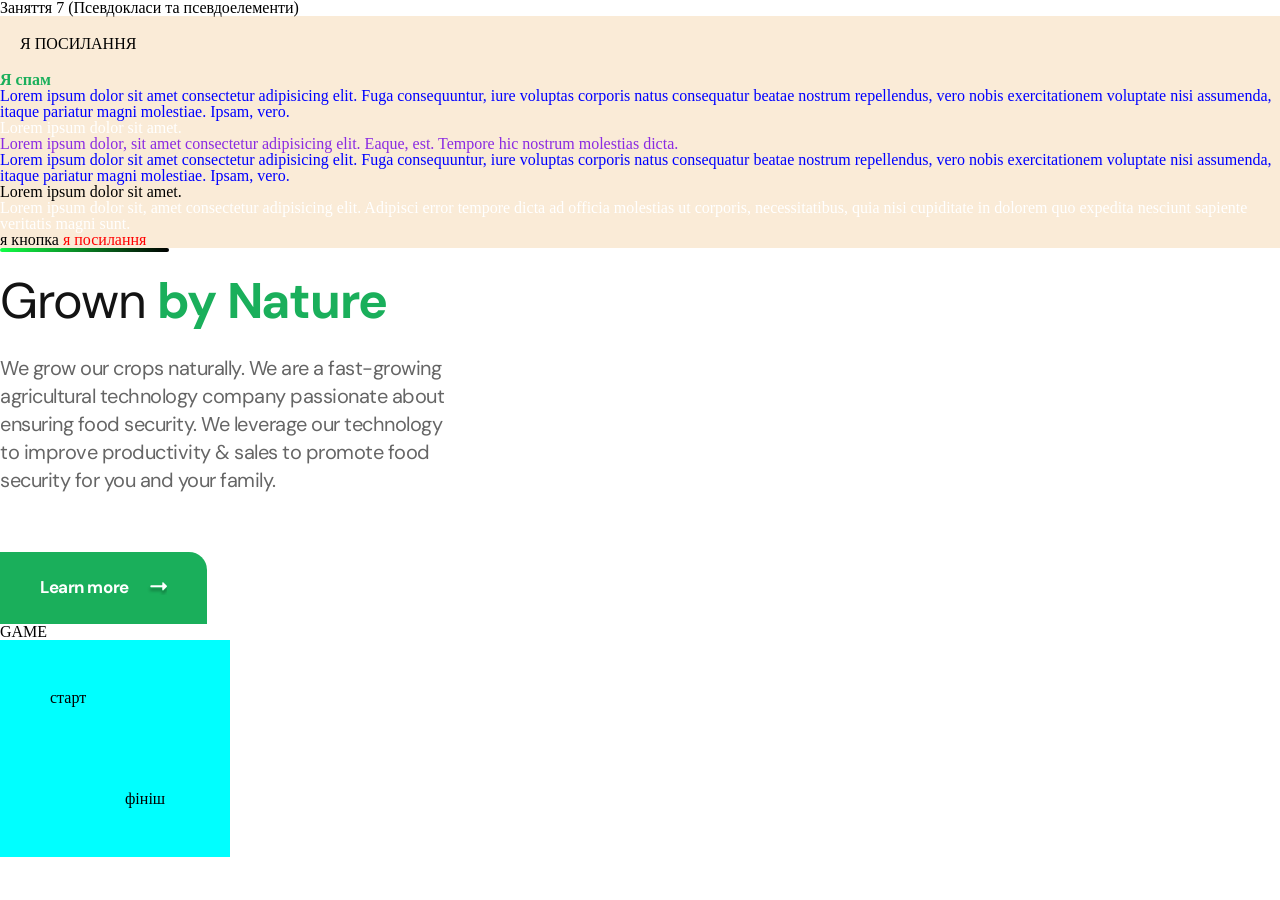
<file: lesson_7/index.html>
<!doctype html>
<html lang="ua">
  <head>
    <meta charset="UTF-8" />
    <meta name="viewport" content="width=device-width, initial-scale=1.0" />
    <link rel="stylesheet" href="css/fonts.css" />
    <link rel="stylesheet" href="css/reset.css" />
    <link rel="stylesheet" href="css/style.css" />

    <title>Lesson 7</title>
  </head>

  <body>
    <header>
      <h1>Заняття 7 (Псевдокласи та псевдоелементи)</h1>
    </header>
    <main>
      <a href="#some-block" class="link">Я ПОСИЛАННЯ</a>
      <div id="some-block" class="block"></div>
      <div class="text-block">
        <span>Я спам</span>
        <p>
          Lorem ipsum dolor sit amet consectetur adipisicing elit. Fuga
          consequuntur, iure voluptas corporis natus consequatur beatae nostrum
          repellendus, vero nobis exercitationem voluptate nisi assumenda,
          itaque pariatur magni molestiae. Ipsam, vero.
        </p>
        <p>Lorem ipsum dolor sit amet.</p>
        <p>
          Lorem ipsum dolor, sit amet consectetur adipisicing elit. Eaque, est.
          Tempore hic nostrum molestias dicta.
        </p>
      </div>

      <div class="text-block">
        <p>
          Lorem ipsum dolor sit amet consectetur adipisicing elit. Fuga
          consequuntur, iure voluptas corporis natus consequatur beatae nostrum
          repellendus, vero nobis exercitationem voluptate nisi assumenda,
          itaque pariatur magni molestiae. Ipsam, vero.
        </p>
        <p>Lorem ipsum dolor sit amet.</p>
        <p>
          Lorem ipsum dolor sit, amet consectetur adipisicing elit. Adipisci
          error tempore dicta ad officia molestias ut corporis, necessitatibus,
          quia nisi cupiditate in dolorem quo expedita nesciunt sapiente
          veritatis magni sunt.
        </p>
      </div>
      <button class="button">я кнопка</button>
      <a href="#" class="button">я посилання</a>
    </main>
    <footer>
      <div class="agrolink">
          <h2 class="agrolink-title">Grown <span>by Nature</span></h2>
          <div class="agrolink-text">
          	<p>
	            We grow our crops naturally. We are a fast-growing agricultural
	            technology company passionate about ensuring food security. We
	            leverage our technology to improve productivity & sales to promote
	            food security for you and your family.
	          </p>
          </div>
			 <a href="#" class="agrolink-href">Learn more</a>
        </div>
		  <div>
<h2>GAME</h2>
<div class="gamebox">
	<div class="blockone">старт</div>
	<div class="blocktwo"></div>
	<div class="blocktree"></div>
	<div class="blockfor"></div>
	<div class="blockfive">фініш</div>
	<div></div>
</div>
		  </div>
    </footer>
  </body>
</html>
</file>
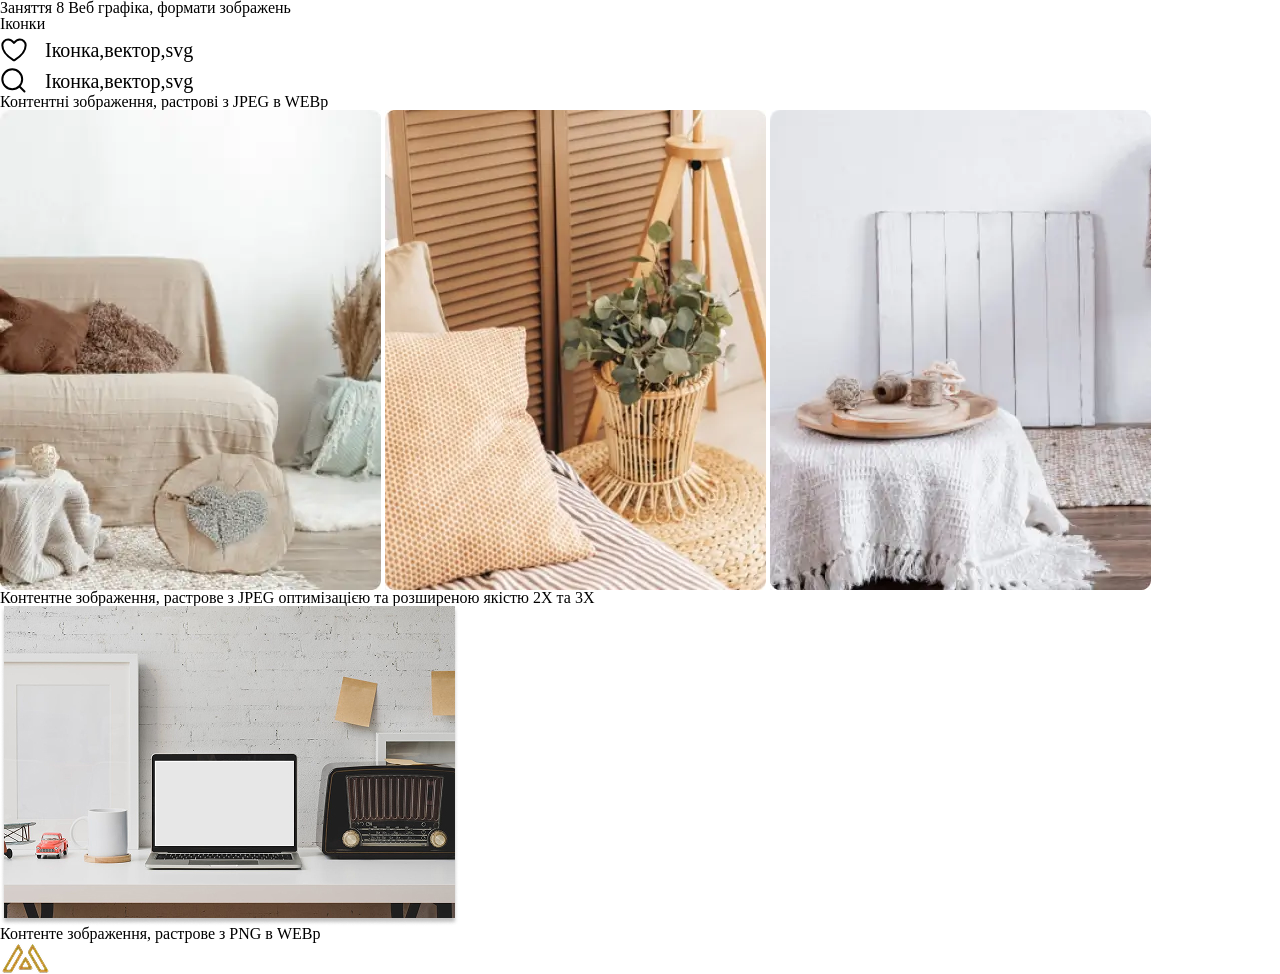
<file: lesson_8/index.html>
<!doctype html>
<html lang="uk">
  <head>
    <meta charset="UTF-8" />
    <meta name="viewport" content="width=device-width, initial-scale=1.0" />
    <link rel="stylesheet" href="css/fonts.css" />
    <link rel="stylesheet" href="css/reset.css" />
    <link rel="stylesheet" href="css/style.css" />

    <title>Lesson 8</title>
  </head>

  <body>
    <header>
      <h1>Заняття 8 Веб графіка, формати зображень</h1>
    </header>
    <main>
		<div>
			<h2>Іконки</h2>
			<ul class="icons">
				<li>Іконка,вектор,svg</li>
				<li>Іконка,вектор,svg</li>
			</ul>
		</div>
		<div>
			<h2>Контентні зображення, растрові з JPEG в WEBp</h2>
			<div class="roomview">
				<img src="img/room1.webp" alt="image">
				<img src="img/room2.webp" alt="image">
				<img src="img/room3.webp" alt="image">
			</div>
		</div>
		<div>
			<h2>Контентне зображення, растрове з JPEG оптимізацією та розширеною якістю 2Х та 3Х</h2>
			<picture>
				<source srcset="img/image.jpg 1x, img/image-2x.jpg 2x, img/image-3x.jpg 3x">
				<img src="img/image.jpg" alt="image">
			</picture>
		</div>
		<div>
			<h2>Контенте зображення, растрове з PNG в WEBp</h2>
			<img src="img/mainlogo.webp" alt="logo">
		</div>
    </main>
    <footer>
    </footer>
  </body>
</html>
</file>
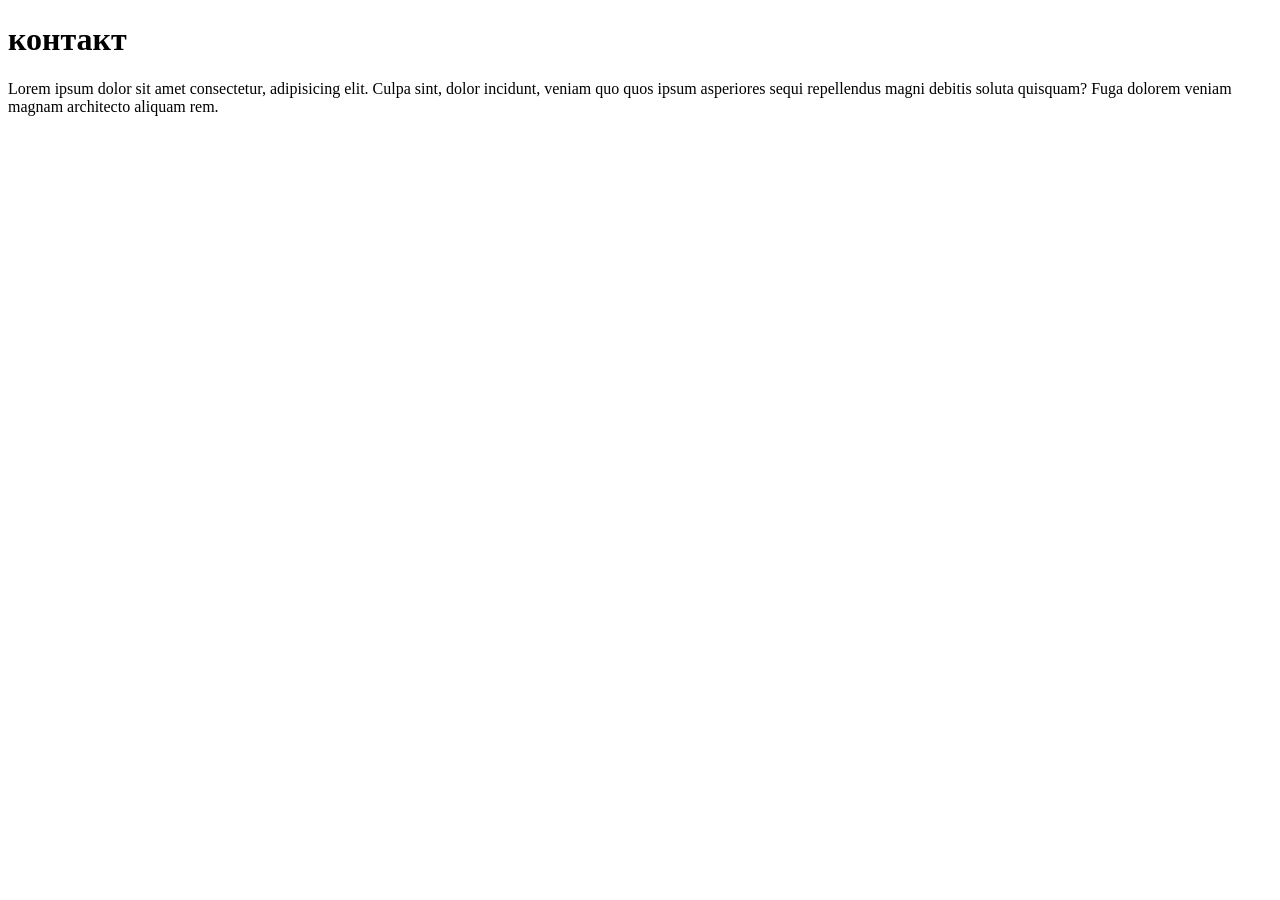
<file: lesson_02/contakts.html>
<!DOCTYPE html>
<html lang="en">

<head>
    <meta charset="UTF-8">
    <meta name="viewport" content="width=device-width, initial-scale=1.0">
    <title>contacts</title>
</head>

<body>
    <h1>контакт</h1>
    <p>Lorem ipsum dolor sit amet consectetur, adipisicing elit. Culpa sint, dolor incidunt, veniam quo quos ipsum
        asperiores sequi repellendus magni debitis soluta quisquam? Fuga dolorem veniam magnam architecto aliquam rem.
    </p>
</body>

</html>
</file>
<file: lesson_13/css/fonts.css>
@import url("https://fonts.googleapis.com/css2?family=Marck%20Script:wght@400&display=swap");
@import url("https://fonts.googleapis.com/css2?family=Poppins:wght@100;200;300;400;500;600;700;800&display=swap");
@import url("https://fonts.googleapis.com/css2?family=Barlow:wght@300;400;500;600&display=swap");


@font-face {
  font-family: "Pacifico";
  src: url("../fonts/Pacifico-Regular.woff2") format("woff2");
  font-weight: 400;
  font-style: normal;
  font-display: swap;
}

@font-face {
  font-family: "Cormorant Infant";
  src: url("../fonts/CormorantInfant-Italic.woff2") format("woff2");
  font-weight: 400;
  font-style: italic;
  font-display: swap;
}

@font-face {
  font-family: "Cormorant Infant";
  src: url("../fonts/CormorantInfant-SemiBold.woff2") format("woff2");
  font-weight: 600;
  font-style: normal;
  font-display: swap;
}

@font-face {
  font-family: "DM Sans";
  src: url("../fonts/DMSans-Regular.woff2") format("woff2");
  font-style: normal;
  font-display: swap;
}
@font-face {
  font-family: "DM Sans";
  src: url("../fonts/DMSans-Bold.woff2") format("woff2");
  font-weight: 700;
  font-style: normal;
  font-display: swap;
}

@font-face {
	font-family: "RobotoFlex";
	src: url("../fonts/RobotoFlex-Medium.woff2");
	font-weight: 500;
	font-style: normal;
	font-display: swap;
}
</file>
<file: lesson_13/css/style.css>
body {
  background-color: #ffffff;
  color: #333333;
  font-family: "Poppins", sans-serif;
}
.wrapper {
  min-height: 100%;
  overflow: clip;
  display: flex;
  flex-direction: column;
}
.wrapper > main {
  flex-grow: 1;
}

[class*="__container"] {
  max-width: 1440px;
  margin: 0 auto;
  text-align: center;
}

a:hover {
  text-decoration: underline; }

.box-1 {
  margin-bottom: 56px;
}
.box-2 {
  margin-bottom: 69px;
}
.box-1__content,
.box-2__content {
  display: flex;
  margin: 0 auto;
}

.box-1__header {
  margin-bottom: 62.29px;
  text-align: center;
}

.header-block__title {
  font-size: 32px;
  line-height: 1.5;
  font-weight: 700;
}

.header-block__subtitle {
  font-size: 20px;
  line-height: 1.5;
  color: #666666;
}

.box-1__content {
  max-width: 1183px;
  flex-wrap: wrap;
  gap: 20px;
}

.items-cart {
  flex-basis: 381px;
}

.items-cart__link-text {
	font-size: 24px;
	line-height: 1.5;
	font-weight: 600;
}

.border-image {
  border-radius: 10px;
  margin-bottom: 30px;
}

.box-2__header {
  text-align: center;
  margin-bottom: 32px;
  font-size: 40px;
  line-height: 1.2;
  font-weight: 700;
}

.box-2__content {
  max-width: 1236px;
  flex-wrap: wrap;
  gap: 32px;
  margin-bottom: 32px;
}

.subitems-cart {
  flex-basis: 285px;
  background-color: #f4f5f7;
  display: flex;
  flex-direction: column;
  text-align: start;
}

.info-sub {
  display: flex;
  flex-direction: column;
  flex-grow: 1;
  padding: 16px 15px 30px 16px;
}
.info-sub__text {
  flex-grow: 1;
  font-size: 16px;
  line-height: 1.5;
  color: #898989;
  font-weight: 500;
  margin-bottom: 8px;
}

.info-sub__prices {
  font-size: 20px;
  line-height: 1.5;
  font-weight: 600;
  display: flex;
  align-items: center;
  gap: 16px;
}

span {
  font-size: 16px;
  color: #b0b0b0;
  line-height: 1.5;
  text-decoration: line-through;
  font-weight: 400;
}

.subitems-cart__link {
  display: block;
}
.info-sub__title {
  font-size: 24px;
  line-height: 1.2;
  font-weight: 600;
  margin-bottom: 8px;
}

.subitems-cart__image {
  width: 100%;
}

.btn {
  font-size: 16px;
  line-height: 1.5;
  color: #b88e2f;
  padding: 12px 74px 12px 74px;
  min-width: 233px;
  font-weight: 600;
  border: 1px solid #b88e2f;
}


.lable {
  display: flex;
  max-width: 1236px;
  position: absolute;
}

.list {
  display: flex;
  flex-wrap: wrap;
}
.list__item {
  height: 446px;
  width: 285px;
  position: relative;
}
.labels {
  position: absolute;
  top: 24px;
  right: 24px;
  display: flex;
  flex-direction: column;
  row-gap: 5px;
}
.labels__item {
  height: 48px;
  width: 48px;
  font-size: 16px;
  border-radius: 50%;
  font-weight: 500;
  line-height: 1.5;
  color: #fff;
  display: flex;
  justify-content: center;
  align-items: center;
}
.labels__item--new {
  background-color: #2ec1ac;
}
.labels__item--sale {
  background-color: #e97171;
}
.labels__item--last {
  background-color: #e97171;
  visibility: hidden;
}

.items-active__bottom {
  background-color: #ffffff;
  font-size: 16px;
  line-height: 1.5;
  font-weight: 600;
  color: #b88e2f;
  padding: 12px 52px 12px 59px;
  min-width: 202px;
  margin-bottom: 24px;
}
.subitems-cart:hover .active {
  visibility: visible;
}

.active {
  visibility: hidden;
  text-align: center;
  padding: 175px 17px 175px 16px;
  position: absolute;
  min-width: 285px;
  z-index: 3;
  background: rgb(51 51 51 / 72%);
}

.actions {
  display: flex;
  gap: 21px;
}

.actions__share {
  position: relative;
}

.share__link,
.compare__link,
.like__link {
  margin-left: 18px;
  color: #ffffff;
  opacity: 100;
  font-size: 16px;
  line-height: 1.5;
  font-weight: 600;
}

.actions__share::before {
  content: "";
  position: absolute;
  width: 16px;
  height: 16px;
  background: url(../img/Vector.svg) center no-repeat;
  margin: 4px 2px 4px 0px;
}

.actions__compare::before {
  content: "";
  position: absolute;
  width: 16px;
  height: 16px;
  background: url(../img/Group.svg) center no-repeat;
  margin: 4px 2px 4px 0px;
}

.actions__like::before {
  content: "";
  position: absolute;
  width: 16px;
  height: 16px;
  background: url(../img/Heart.svg) center no-repeat;
  margin: 4px 2px 4px 0px;
}
</file>
<file: lesson_14/css/fonts.css>
@import url("https://fonts.googleapis.com/css2?family=Marck%20Script:wght@400&display=swap");
@import url("https://fonts.googleapis.com/css2?family=Poppins:wght@100;200;300;400;500;600;700;800&display=swap");
@import url("https://fonts.googleapis.com/css2?family=Barlow:wght@300;400;500;600&display=swap");


@font-face {
  font-family: "Pacifico";
  src: url("../fonts/Pacifico-Regular.woff2") format("woff2");
  font-weight: 400;
  font-style: normal;
  font-display: swap;
}

@font-face {
  font-family: "Cormorant Infant";
  src: url("../fonts/CormorantInfant-Italic.woff2") format("woff2");
  font-weight: 400;
  font-style: italic;
  font-display: swap;
}

@font-face {
  font-family: "Cormorant Infant";
  src: url("../fonts/CormorantInfant-SemiBold.woff2") format("woff2");
  font-weight: 600;
  font-style: normal;
  font-display: swap;
}

@font-face {
  font-family: "DM Sans";
  src: url("../fonts/DMSans-Regular.woff2") format("woff2");
  font-style: normal;
  font-display: swap;
}
@font-face {
  font-family: "DM Sans";
  src: url("../fonts/DMSans-Bold.woff2") format("woff2");
  font-weight: 700;
  font-style: normal;
  font-display: swap;
}

@font-face {
	font-family: "RobotoFlex";
	src: url("../fonts/RobotoFlex-Medium.woff2");
	font-weight: 500;
	font-style: normal;
	font-display: swap;
}
</file>
<file: lesson_14/css/style.css>
body {
  background-color: #ffffff;
  color: #333333;
  font-family: "Poppins", sans-serif;
}
.wrapper {
  min-height: 100%;
  overflow: clip;
  display: flex;
  flex-direction: column;
}
.wrapper > main {
  flex-grow: 1;
}

[class*="__container"] {
  max-width: 1440px;
  margin: 0 auto;
}

.blank {
  width: 531px;
  padding: 119px 52px 63px 52px;
}
.form {
  margin-bottom: 20px;
}

.form__fname,
.form__femail,
.form__fsubject {
  margin-bottom: 36px;
}

.form__fmessage {
  margin-bottom: 49px;
}

[class*="__label"] {
  display: inline-block;
  font-size: 16px;
  line-height: 1.5;
  font-weight: 500;
  margin-bottom: 22px;
}

[class*="__input"] {
  padding-left: 29.75px;
  padding-right: 29.75px;
  min-height: 75px;
  outline: 1px solid #9f9f9f;
  border-radius: 10px;
}

.fmessage__input {
  padding: 26px 30px 26px 30px;
  outline: 1px solid #9f9f9f;
  border-radius: 10px;
  min-height: 120px;
  resize: vertical;
}

.form__btn {
  color: #fff;
  border-radius: 5px;
  min-width: 237px;
  padding: 13.75px 20px;
  background: #b88e2f;
  font-size: 16px;
  line-height: 1.5;
  cursor: pointer;
}

button:hover {
  text-decoration: underline;
}
button:active {
  background: #9f9f9f;
}
.elements {
  background-color: #9f9f9f05;
}

.checkbox {
  display: flex;
  gap: 16px;
  margin-bottom: 18px;
}

.checkbox__chinput {
  display: none;
}

.checkbox__chlabel {
  width: 30px;
  height: 30px;

  display: flex;
  align-items: center;
  justify-content: center;

  background: #f9f1e7;
  border-radius: 5px;
  cursor: pointer;

  transition: 0.3s;
}

.checkbox__chinput:checked + .checkbox__chlabel {
  background: #b88e2f;
  color: #fff;
}

h2 {
  font-size: 14px;
  line-height: 1.5;
  color: #9f9f9f;
  margin-bottom: 12px;
}

.radio-btn {
  display: flex;
  gap: 15px;
}

.radio-btn__item {
  position: relative;
}

.radio-btn__rinput {
  position: absolute;
  opacity: 0;
}

.radio-btn__rlabel {
  display: block;
  width: 30px;
  height: 30px;
  border-radius: 50%;
  cursor: pointer;
  border: 2px solid transparent;
  transition: 0.3s;
}

#purple + .radio-btn__rlabel {
  background-color: #816DFA;
}

#black + .radio-btn__rlabel {
  background-color: black;
}

#gold + .radio-btn__rlabel {
  background-color: #B88E2F;
}

.radio-btn__rinput:checked + .radio-btn__rlabel {
  border-color: #333;
  box-shadow:
    0 0 0 3px #fff,
    0 0 0 5px #333;
}
</file>
<file: lesson_3/css/style.css>
.intro,
.history {color:red}
p {color: aqua;}
div.facts {color:darkgreen}
.some.navi {color: blueviolet;}
.some {color: cadetblue;}
#some-id {color: gold;}
[class*="lus"] {color:fuchsia}
[title] {color:green}
.article p{color: blue;}
.article ~ p{color: rgb(0, 255, 85);}

/* Зроблено через alt+`
.some {
}
.intro {
}
.headline {
}
.history {
}
.culture {
}
.nature {
}
.facts {
}
.future {
}
.article {
}
.plus-inform {
}
.navi {
}
*/
</file>
<file: lesson_4/css/fonts.css>
@import url('https://fonts.googleapis.com/css2?family=Marck%20Script:wght@400&display=swap');



@font-face {
	font-family: 'Pacifico';
	src: url('../fonts/Pacifico-Regular.woff2') format('woff2');
	font-weight: 400;
	font-style: normal;
	font-display: swap;
}

@font-face {
	font-family: 'Cormorant Infant';
	src: url('../fonts/CormorantInfant-Italic.woff2') format('woff2');
	font-weight: 400;
	font-style: italic;
	font-display: swap;
}

@font-face {
	font-family: 'Cormorant Infant' ;
	src: url('../fonts/CormorantInfant-SemiBold.woff2') format('woff2');
	font-weight: 600;
	font-style: normal;
	font-display: swap;
}

@font-face {
	font-family: 'DM Sans';
	src: url('../fonts/DMSans-Regular.woff2') format('woff2');
	font-style: normal;
	font-display: swap;
	
}

@font-face {
font-family: 'DM Sans';
src: url('../fonts/DMSans-Bold.woff2') format('woff2');
font-weight: 700;
font-style: normal;
font-display: swap;
}
</file>
<file: lesson_4/css/style.css>
h1 {
	font-family: 'Pacifico', fantasy ;
	text-transform: uppercase;
	line-height: 1;
}
h2 {
	font-family: 'Pacifico', fantasy ;
	font-size: 10px;
	line-height: 3;
}
.text1 {
	color: rgb(248, 137, 137, 0.25);
	text-decoration: line-through;
}
.text2 {
	white-space: nowrap;
}
.movment {
	text-align: center;
}
.text6 {
	font-family: 'Cormorant Infant';
	font-style: italic;
}
.text7 {
	font-family: 'Marck Script', fantasy;
}
.text8 {
	font-family: 'Cormorant Infant', fantasy ;
	text-decoration: underline;
	text-decoration-color: red;
	text-decoration-style: dotted;
}
.shadow {
	text-shadow: 2px 1px 3px green;
}
h3 {
	font-family: 'DM Sans';
	font-size: 50px;
	letter-spacing: -1.26px;
	color: #131313;
}
span {
	font-family: 'DM Sans';
	font-style: normal;
	color: #1aaf5b;
	font-weight: 700;
}
.tz1 {
	font-family: 'DM Sans';
	font-size: 20px;
	letter-spacing: -0.5;
	line-height: 1.4;
	color: rgb(0, 0, 0, 0.6);
}
</file>
<file: lesson_5/css/fonts.css>
@import url('https://fonts.googleapis.com/css2?family=Marck%20Script:wght@400&display=swap');
@import url('https://fonts.googleapis.com/css2?family=Poppins:wght@100;200;300;400;500;600;700;800&display=swap');


@font-face {
	font-family: 'Pacifico';
	src: url('../fonts/Pacifico-Regular.woff2') format('woff2');
	font-weight: 400;
	font-style: normal;
	font-display: swap;
}

@font-face {
	font-family: 'Cormorant Infant';
	src: url('../fonts/CormorantInfant-Italic.woff2') format('woff2');
	font-weight: 400;
	font-style: italic;
	font-display: swap;
}

@font-face {
	font-family: 'Cormorant Infant' ;
	src: url('../fonts/CormorantInfant-SemiBold.woff2') format('woff2');
	font-weight: 600;
	font-style: normal;
	font-display: swap;
}

@font-face {
	font-family: 'DM Sans';
	src: url('../fonts/DMSans-Regular.woff2') format('woff2');
	font-style: normal;
	font-display: swap;
	
}
@font-face {
	font-family: 'DM Sans';
	src: url('../fonts/DMSans-Bold.woff2') format('woff2');
	font-weight: 700;
	font-style: normal;
	font-display: swap;
}
</file>
<file: lesson_5/css/style.css>
body {
	font-family: 'Marck Script', fantasy;
}

h3 {
	text-transform: uppercase;
	line-height: 3;
	font-size: 10px;
	text-align: right;
}

.t3 {
	text-align: right;
}

main {
	background-color: antiquewhite;
}

.testpadding {
	background-color: pink;
	padding: 20px;
	margin-bottom: 15px;
}

.testmargin {
	background-color: pink;
	margin: 20px;
	margin-left: 15px;
	margin-bottom: 15px;
}

.testwidth {
	background-color: pink;
	width: 550px;
	margin-bottom: 15px;
}

.height {
	background-color: pink;
	height: 80px;
	overflow: scroll;
	margin-bottom: 25px;
}

.anothercss0 {
	background-color: pink;
	max-width: 600px;
	margin: auto;
	margin-bottom: 15px;
}

.content {
	padding: 20px;
}

.furniro {
	margin: auto;
	background-color: #FFF3E3;
	max-width: 643px;
	padding: 62px 43px 37px 39px;
	font-family: "Poppins", sans-serif;
}
.furniro-lable {
	font-weight: 600;
	letter-spacing: 3px;
	margin-bottom: 4px;
	line-height: 1.5;
}
.furniro-title {
	color: #B88E2F;
	font-size: 52px;
	font-weight: 700;
	line-height: 1.25;
	margin-bottom: 17px;
}
.furniro-text {
	font-size: 18px;
	font-weight: 500;
	line-height: 1.333;
	margin-bottom: 46px;
}
.btn {
	background: #B88E2F;
	font-weight: 700;
	text-transform: uppercase;
	color: #fff;
	padding: 25px 72px;
	text-align: center;
	line-height: 1.5;
}
</file>
<file: lesson_6/css/fonts.css>
@import url("https://fonts.googleapis.com/css2?family=Marck%20Script:wght@400&display=swap");
@import url("https://fonts.googleapis.com/css2?family=Poppins:wght@100;200;300;400;500;600;700;800&display=swap");
@import url("https://fonts.googleapis.com/css2?family=Barlow:wght@300;400;500;600&display=swap");


@font-face {
  font-family: "Pacifico";
  src: url("../fonts/Pacifico-Regular.woff2") format("woff2");
  font-weight: 400;
  font-style: normal;
  font-display: swap;
}

@font-face {
  font-family: "Cormorant Infant";
  src: url("../fonts/CormorantInfant-Italic.woff2") format("woff2");
  font-weight: 400;
  font-style: italic;
  font-display: swap;
}

@font-face {
  font-family: "Cormorant Infant";
  src: url("../fonts/CormorantInfant-SemiBold.woff2") format("woff2");
  font-weight: 600;
  font-style: normal;
  font-display: swap;
}

@font-face {
  font-family: "DM Sans";
  src: url("../fonts/DMSans-Regular.woff2") format("woff2");
  font-style: normal;
  font-display: swap;
}
@font-face {
  font-family: "DM Sans";
  src: url("../fonts/DMSans-Bold.woff2") format("woff2");
  font-weight: 700;
  font-style: normal;
  font-display: swap;
}

@font-face {
	font-family: "RobotoFlex";
	src: url("../fonts/RobotoFlex-Medium.woff2");
	font-weight: 500;
	font-style: normal;
	font-display: swap;
}
</file>
<file: lesson_6/css/style.css>
main {
  background-color: antiquewhite;
}
.tborder {
  background-color: aqua;
  height: 50px;
  max-width: 500px;
  padding: 17px;
  margin: 20px;
  border-top: 3px solid red;
  border-left: 3px dotted red;
  border-bottom: 3px dashed red;
  border-right: 3px double red;
  border-right: none;
  margin-bottom: 25px;
}
.toutline {
  background-color: aqua;
  height: 50px;
  max-width: 500px;
  margin: 20px;
  border: 3px solid red;
  outline: 5px solid black;
  margin-bottom: 25px;
}
.br {
  background-color: aqua;
  margin: 20px;
  border-radius: 50%;
  width: 100px;
  height: 100px;
  font-size: 10px;
  text-align: center;
  padding: 30px;
  margin-bottom: 25px;
}
.sh {
  background-color: aqua;
  height: 50px;
  max-width: 500px;
  margin: 20px;
  box-shadow: inset 0px 2px 6px 0px rgba(0, 0, 0, 0.89);
  padding: 17px;
  margin-bottom: 25px;
}
.opacity {
  background-color: aqua;
  height: 50px;
  max-width: 500px;
  margin: 20px;
  padding: 17px;
  opacity: 0.5;
  margin-bottom: 25px;
}
.imgbox {
  background-color: aqua;
  text-align: center;
  padding: 65px;
  height: 150px;
  max-width: 500px;
  margin: 20px;
  vertical-align: middle;
  color: aliceblue;
  background-image: url(../img/61677+JfF1L._AC_UF350\,350_QL80_.jpg);
  background-repeat: no-repeat;
  background-position: center;
  background-size: cover;
  margin-bottom: 25px;
}
.furniro {
  background-image: url("../img/Rectangle.svg");
  background-repeat: no-repeat;
  background-position: center;
  background-size: cover;
  font-family: "Poppins", sans-serif;
  padding-top: 61px;
  padding-bottom: 97px;
  margin-bottom: 25px;
}
.borderbox {
  margin: 0 auto;
  text-align: center;
}
.logo {
  margin-bottom: -16px;
  margin: 0%;
}

.breadcrumbs-item {
  display: inline-block;
}
.title {
  font-size: 48px;
  font-weight: 500;
  line-height: 1.5;
}
.breadcrumbs {
  font-size: 16px;
  line-height: 1.5;
  font-weight: 300;
}
.breadcrumbs-link {
  background-image: url("../img/arrov.svg");
  background-repeat: no-repeat;
  background-position: right;
  padding-right: 26px;
  font-weight: 500;
}
.breadcrumbs-item + .breadcrumbs-item {
  margin-left: 4px;
}
.catalyst {
  background-image:
    url(../img/svgcata.svg),
    linear-gradient(rgba(0, 0, 0, 0.7), rgba(0, 0, 0, 0.7));
  background-repeat: no-repeat;
  background-position: center;
  background-size: cover;
  padding-top: 94px;
  padding-bottom: 85px;
  margin-bottom: 25px;
}
.contentbox {
  margin: 0;
  text-align: center;
}
.catatitile {
  font-family: "Barlow", sans-serif;
  line-height: 1, 203125;
  font-size: 64px;
  font-weight: 800;
  text-transform: uppercase;
  color: #f9efec;
  margin-bottom: 36px;
}
.btn {
  background-color: #0a84ff;
  color: #ffffff;
  font-family: "RobotoFlex", sans-serif;
  line-height: 1.5;
  padding-top: 13px;
  padding-bottom: 13px;
  min-width: 235px;
  display: inline-block;
  border-radius: 12px;
  max-width: 834px;
}
.article {
  font-family: "Barlow", sans-serif;
  font-weight: 400;
  line-height: 1.5;
  background-color: #1a1a1a;
  padding: 32px 32px 8px 32px;
  color: #b3b3b2;
  border-radius: 12px;
  max-width: 834px;
  margin: 0 auto;
}
.article h3 {
  font-weight: 500;
  font-size: 24px;
  text-transform: uppercase;
  color: #f9efec;
  margin-bottom: 12px;
}
.article p {
  margin-bottom: 24px;
}
.article ul {
  margin-bottom: 24px;
}
.article li {
  margin-bottom: 12px;
  background-image: url("../img/logodot.svg");
  background-repeat: no-repeat;
  background-position: 0 4px;
  padding-left: 24px;
}
</file>
<file: lesson_7/css/fonts.css>
@import url("https://fonts.googleapis.com/css2?family=Marck%20Script:wght@400&display=swap");
@import url("https://fonts.googleapis.com/css2?family=Poppins:wght@100;200;300;400;500;600;700;800&display=swap");
@import url("https://fonts.googleapis.com/css2?family=Barlow:wght@300;400;500;600&display=swap");


@font-face {
  font-family: "Pacifico";
  src: url("../fonts/Pacifico-Regular.woff2") format("woff2");
  font-weight: 400;
  font-style: normal;
  font-display: swap;
}

@font-face {
  font-family: "Cormorant Infant";
  src: url("../fonts/CormorantInfant-Italic.woff2") format("woff2");
  font-weight: 400;
  font-style: italic;
  font-display: swap;
}

@font-face {
  font-family: "Cormorant Infant";
  src: url("../fonts/CormorantInfant-SemiBold.woff2") format("woff2");
  font-weight: 600;
  font-style: normal;
  font-display: swap;
}

@font-face {
  font-family: "DM Sans";
  src: url("../fonts/DMSans-Regular.woff2") format("woff2");
  font-style: normal;
  font-display: swap;
}
@font-face {
  font-family: "DM Sans";
  src: url("../fonts/DMSans-Bold.woff2") format("woff2");
  font-weight: 700;
  font-style: normal;
  font-display: swap;
}

@font-face {
	font-family: "RobotoFlex";
	src: url("../fonts/RobotoFlex-Medium.woff2");
	font-weight: 500;
	font-style: normal;
	font-display: swap;
}
</file>
<file: lesson_7/css/style.css>
main {
  background-color: antiquewhite;
}
.link {
  padding: 20px;
}
.link:hover {
  color: aqua;
}
.link:active {
  color: red;
}
.link:focus-visible {
  outline: 2px solid red;
}
.block {
  display: none;
  width: 100px;
  height: 100px;
  background-color: green;
}
.block:target {
  display: block;
  background-color: aqua;
}
.text-block p:first {
  color: aqua;
}
.text-block p:first-of-type {
  color: blue;
}
.text-block p:last-child {
  color: blueviolet;
}
.text-block p:nth-child(3) {
  color: white;
}
.button:hover {
  color: aqua;
}
.button:not(button) {
  color: red;
}

.agrolink {
  max-width: 474px;
  font-family: "Dm Sans", serif;
}
.agrolink > * {
  margin-bottom: 20px;
}
.agrolink-title {
  color: #131313;
  font-size: 50px;
  letter-spacing: -1.26px;
  line-height: 1.3;
}
.agrolink-title::before {
  content: "";
  display: block;
  width: 169px;
  text-decoration: underline;
  background: linear-gradient(
    90deg,
    rgba(18, 255, 70, 1) 0%,
    rgba(0, 0, 0, 1) 100%
  );
  height: 4px;
  border-radius: 2px;
  margin-bottom: 17px;
}
span {
  font-weight: 700;
  color: #1aaf5b;
}
.agrolink-text {
  margin-right: 14px;
  color: #000000;
  font-size: 20px;
  line-height: 1.4;
  letter-spacing: -0.5px;
  opacity: 60%;
  margin-bottom: 58px;
}
.agrolink-href {
  line-height: 1.3;
  font-weight: 700;
  font-size: 17px;
  letter-spacing: -0.43px;
  color: #fff;
  background-color: #1aaf5b;
  border-top-right-radius: 18px;
  padding: 24px 40px 24px 40px;
}
.agrolink-href:after {
  content: "";
  background-image: url("../img/Path.svg");
  background-repeat: no-repeat;
  background-position: center;
  background-size: contain;
  margin-left: 18px;
  width: 20px;
  height: 22px;
  vertical-align: middle;
}
.agrolink-href:hover {
  background-color: #000000;
}
.agrolink > *:last-child {
  margin-bottom: 0;
}
.gamebox {
	padding: 50px;
	background-color: aqua;
	width: 230px;
}
.blocktwo {
	width: 15px;
	height: 55px;
}
.blocktree {
	width: 100px;
	height: 15px;
}
.blockfor {
	width: 15px;
	height: 15px;
	margin-left: 85px;
}
.blockfive {
	margin-left: 75px;
}
.blocktwo:hover {
	background-color: red;
}
.blocktree:hover {
	background-color: red;
}

.blockfor:hover {
	background-color: red;
}
</file>
<file: lesson_8/css/fonts.css>
@import url("https://fonts.googleapis.com/css2?family=Marck%20Script:wght@400&display=swap");
@import url("https://fonts.googleapis.com/css2?family=Poppins:wght@100;200;300;400;500;600;700;800&display=swap");
@import url("https://fonts.googleapis.com/css2?family=Barlow:wght@300;400;500;600&display=swap");


@font-face {
  font-family: "Pacifico";
  src: url("../fonts/Pacifico-Regular.woff2") format("woff2");
  font-weight: 400;
  font-style: normal;
  font-display: swap;
}

@font-face {
  font-family: "Cormorant Infant";
  src: url("../fonts/CormorantInfant-Italic.woff2") format("woff2");
  font-weight: 400;
  font-style: italic;
  font-display: swap;
}

@font-face {
  font-family: "Cormorant Infant";
  src: url("../fonts/CormorantInfant-SemiBold.woff2") format("woff2");
  font-weight: 600;
  font-style: normal;
  font-display: swap;
}

@font-face {
  font-family: "DM Sans";
  src: url("../fonts/DMSans-Regular.woff2") format("woff2");
  font-style: normal;
  font-display: swap;
}
@font-face {
  font-family: "DM Sans";
  src: url("../fonts/DMSans-Bold.woff2") format("woff2");
  font-weight: 700;
  font-style: normal;
  font-display: swap;
}

@font-face {
	font-family: "RobotoFlex";
	src: url("../fonts/RobotoFlex-Medium.woff2");
	font-weight: 500;
	font-style: normal;
	font-display: swap;
}
</file>
<file: lesson_8/css/style.css>
li {
	line-height: 1.3;
	font-size: 20px;
}

li::before {
  content: '';
  width: 35px;
  height: 35px;
  margin-right: 10px;
}

li:nth-child(1)::before {
  background: url('../img/akars-heart.svg') 0 50% no-repeat;
  margin-bottom: -10px;
}

li:nth-child(2)::before {
  background: url('../img/akars-seartch.svg') 0 50% no-repeat;
  margin-bottom: -10px;
}
.roomview {
	border-radius: 10px;
}
</file>
